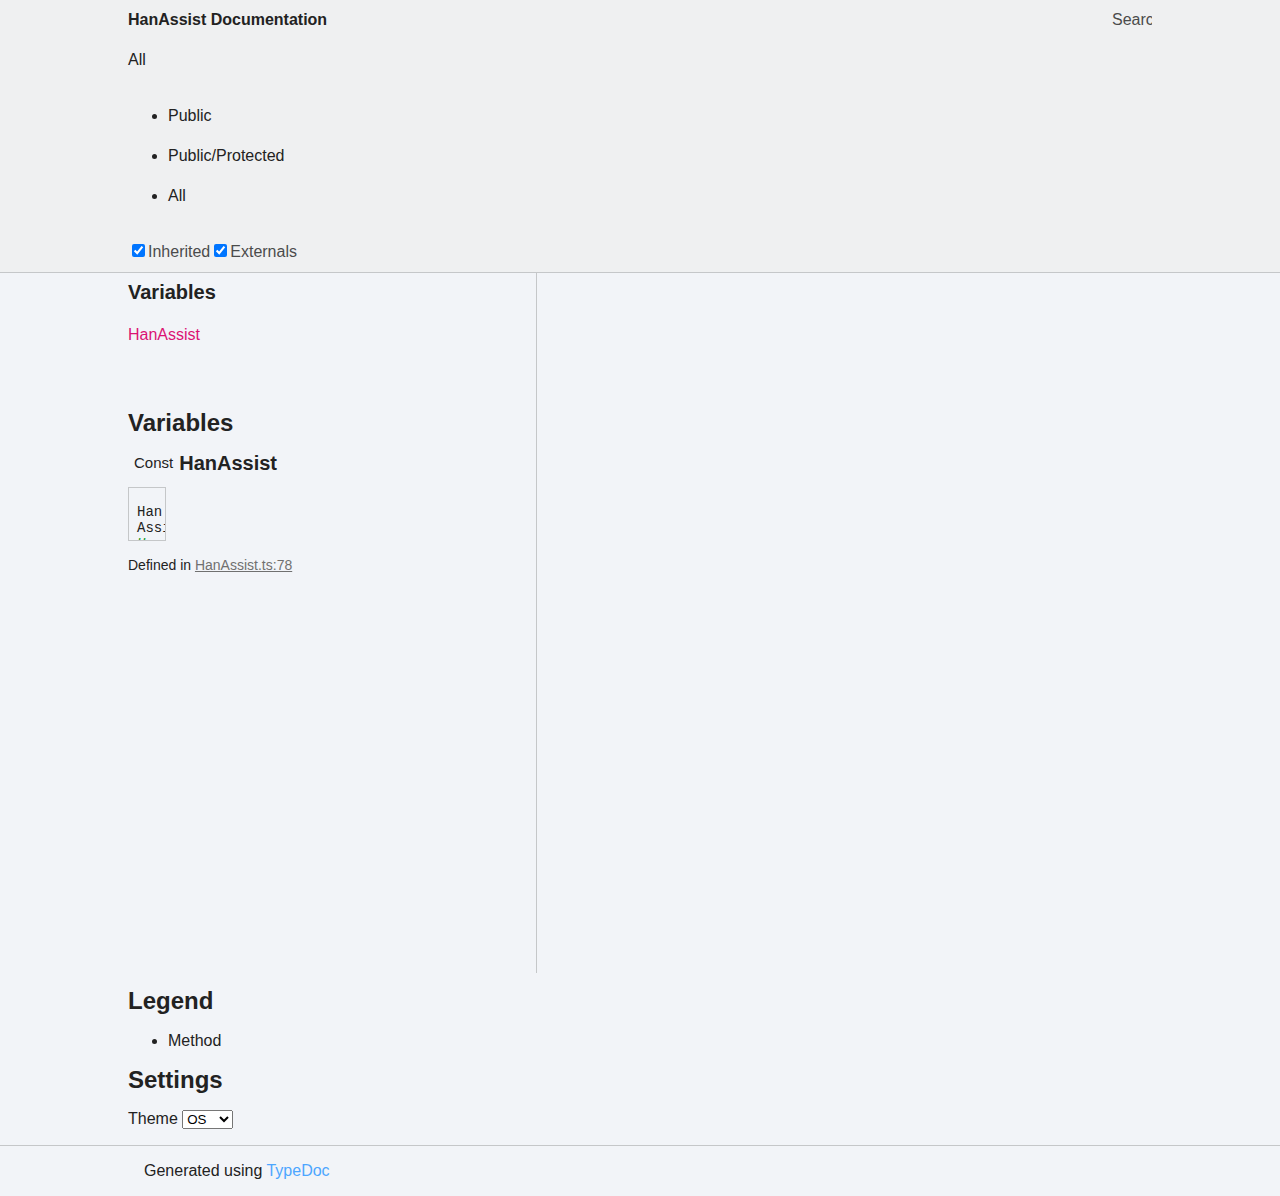
<file: index.html>
<!DOCTYPE html><html class="default"><head><meta charSet="utf-8"/><meta http-equiv="x-ua-compatible" content="IE=edge"/><title>HanAssist Documentation</title><meta name="description" content="Documentation for HanAssist Documentation"/><meta name="viewport" content="width=device-width, initial-scale=1"/><link rel="stylesheet" href="assets/style.css"/><link rel="stylesheet" href="assets/highlight.css"/><script async src="assets/search.js" id="search-script"></script></head><body><script>document.body.classList.add(localStorage.getItem("tsd-theme") || "os")</script><header><div class="tsd-page-toolbar"><div class="container"><div class="table-wrap"><div class="table-cell" id="tsd-search" data-base="."><div class="field"><label for="tsd-search-field" class="tsd-widget search no-caption">Search</label><input type="text" id="tsd-search-field"/></div><ul class="results"><li class="state loading">Preparing search index...</li><li class="state failure">The search index is not available</li></ul><a href="index.html" class="title">HanAssist Documentation</a></div><div class="table-cell" id="tsd-widgets"><div id="tsd-filter"><a href="#" class="tsd-widget options no-caption" data-toggle="options">Options</a><div class="tsd-filter-group"><div class="tsd-select" id="tsd-filter-visibility"><span class="tsd-select-label">All</span><ul class="tsd-select-list"><li data-value="public">Public</li><li data-value="protected">Public/Protected</li><li data-value="private" class="selected">All</li></ul></div> <input type="checkbox" id="tsd-filter-inherited" checked/><label class="tsd-widget" for="tsd-filter-inherited">Inherited</label><input type="checkbox" id="tsd-filter-externals" checked/><label class="tsd-widget" for="tsd-filter-externals">Externals</label></div></div><a href="#" class="tsd-widget menu no-caption" data-toggle="menu">Menu</a></div></div></div></div><div class="tsd-page-title"><div class="container"><h1>HanAssist Documentation </h1></div></div></header><div class="container container-main"><div class="row"><div class="col-8 col-content"><section class="tsd-panel-group tsd-index-group"><h2>Index</h2><section class="tsd-panel tsd-index-panel"><div class="tsd-index-content"><section class="tsd-index-section "><h3>Interfaces</h3><ul class="tsd-index-list"><li class="tsd-kind-interface"><a href="interfaces/HanAssistStatic.html" class="tsd-kind-icon">Han<wbr/>Assist<wbr/>Static</a></li></ul></section><section class="tsd-index-section "><h3>Variables</h3><ul class="tsd-index-list"><li class="tsd-kind-variable"><a href="index.html#HanAssist" class="tsd-kind-icon">Han<wbr/>Assist</a></li></ul></section></div></section></section><section class="tsd-panel-group tsd-member-group "><h2>Variables</h2><section class="tsd-panel tsd-member tsd-kind-variable"><a id="HanAssist" class="tsd-anchor"></a><h3 class="tsd-anchor-link"><span class="tsd-flag ts-flagConst">Const</span> Han<wbr/>Assist<a href="#HanAssist" aria-label="Permalink" class="tsd-anchor-icon"><svg xmlns="http://www.w3.org/2000/svg" class="icon icon-tabler icon-tabler-link" viewBox="0 0 24 24" stroke-width="2" stroke="currentColor" fill="none" stroke-linecap="round" stroke-linejoin="round"><path stroke="none" d="M0 0h24v24H0z" fill="none"></path><path d="M10 14a3.5 3.5 0 0 0 5 0l4 -4a3.5 3.5 0 0 0 -5 -5l-.5 .5"></path><path d="M14 10a3.5 3.5 0 0 0 -5 0l-4 4a3.5 3.5 0 0 0 5 5l.5 -.5"></path></svg></a></h3><div class="tsd-signature tsd-kind-icon">Han<wbr/>Assist<span class="tsd-signature-symbol">:</span> <a href="interfaces/HanAssistStatic.html" class="tsd-signature-type" data-tsd-kind="Interface">HanAssistStatic</a><span class="tsd-signature-symbol"> = ...</span></div><aside class="tsd-sources"><ul><li>Defined in <a href="https://github.com/diskdance/HanAssist/blob/bbdabec/lib/HanAssist.ts#L78">HanAssist.ts:78</a></li></ul></aside></section></section></div><div class="col-4 col-menu menu-sticky-wrap menu-highlight"><nav class="tsd-navigation primary"><ul><li class="current"><a href="index.html">Exports</a></li></ul></nav><nav class="tsd-navigation secondary menu-sticky"><ul><li class="tsd-kind-interface"><a href="interfaces/HanAssistStatic.html" class="tsd-kind-icon">Han<wbr/>Assist<wbr/>Static</a></li><li class="tsd-kind-variable"><a href="index.html#HanAssist" class="tsd-kind-icon">Han<wbr/>Assist</a></li></ul></nav></div></div></div><footer class="with-border-bottom"><div class="container"><h2>Legend</h2><div class="tsd-legend-group"><ul class="tsd-legend"><li class="tsd-kind-method tsd-parent-kind-interface"><span class="tsd-kind-icon">Method</span></li></ul></div><h2>Settings</h2><p>Theme <select id="theme"><option value="os">OS</option><option value="light">Light</option><option value="dark">Dark</option></select></p></div></footer><div class="container tsd-generator"><p>Generated using <a href="https://typedoc.org/" target="_blank">TypeDoc</a></p></div><div class="overlay"></div><script src="assets/main.js"></script></body></html>
</file>
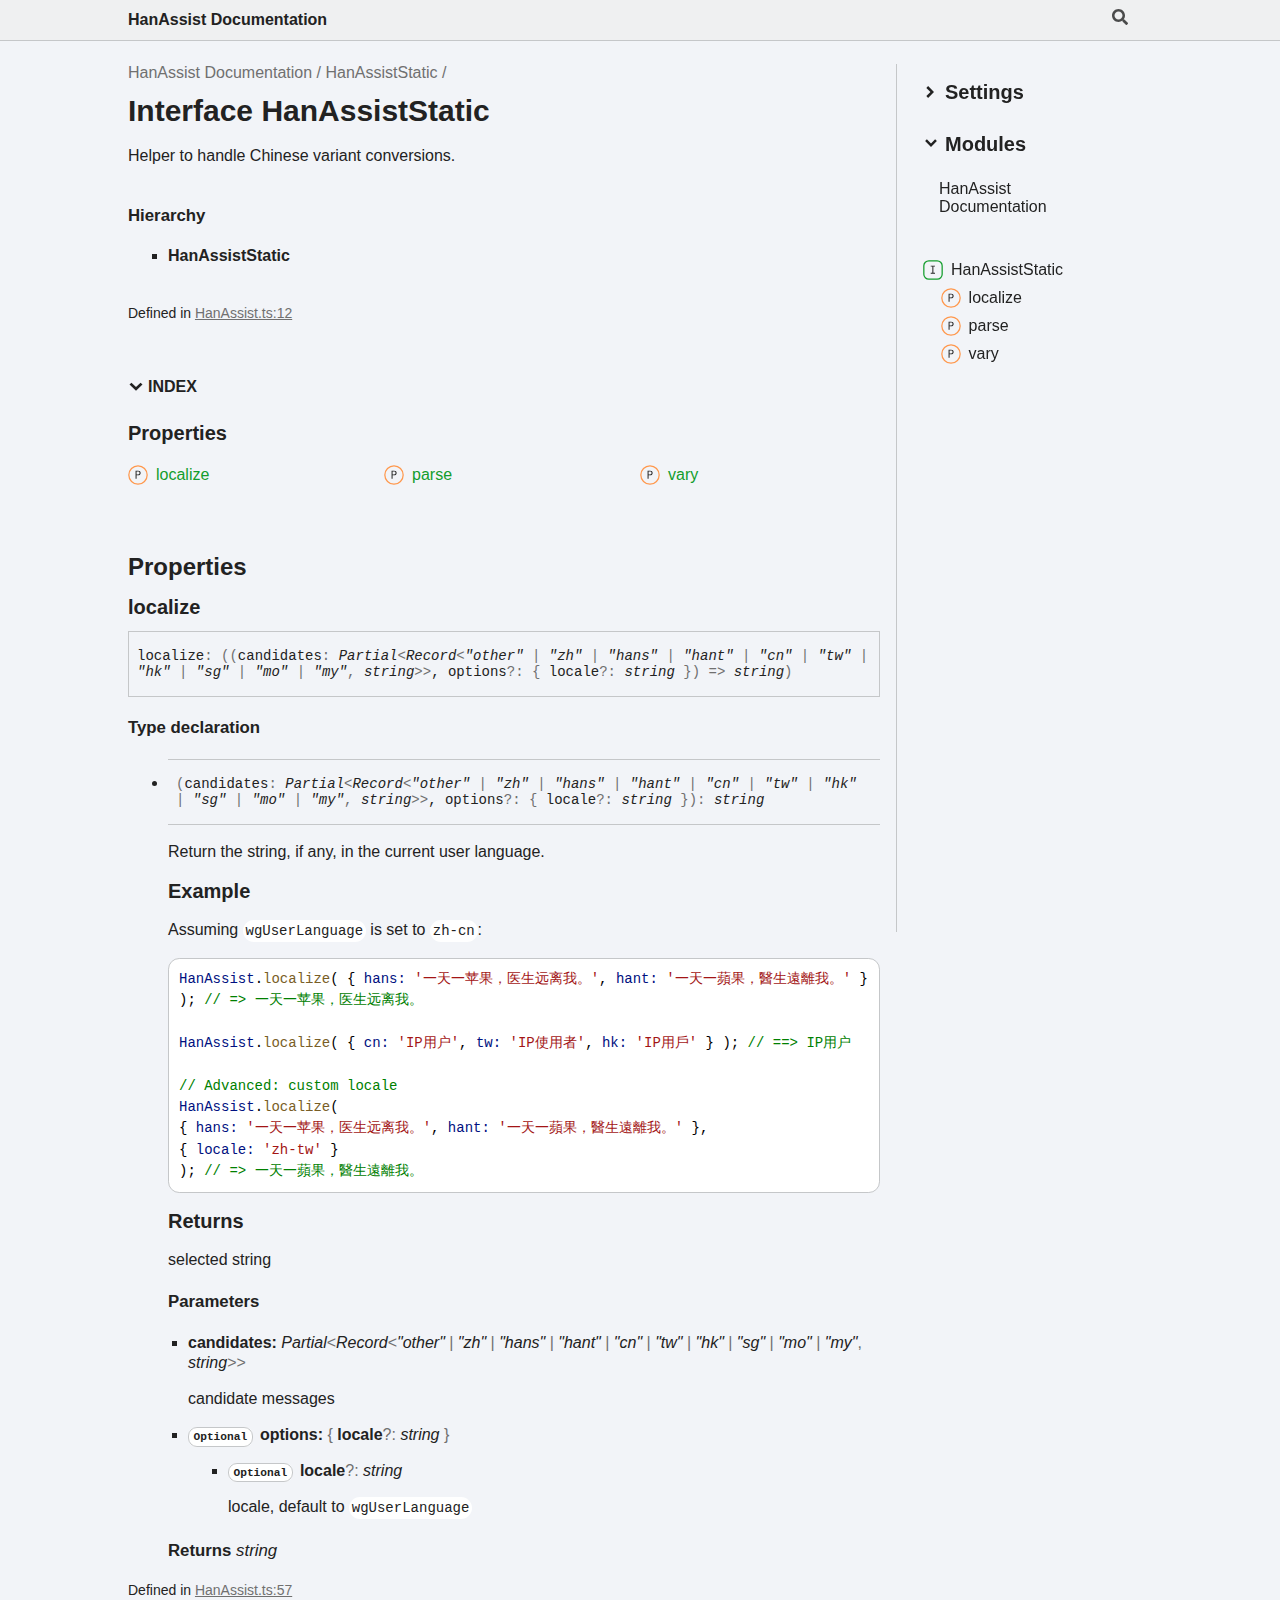
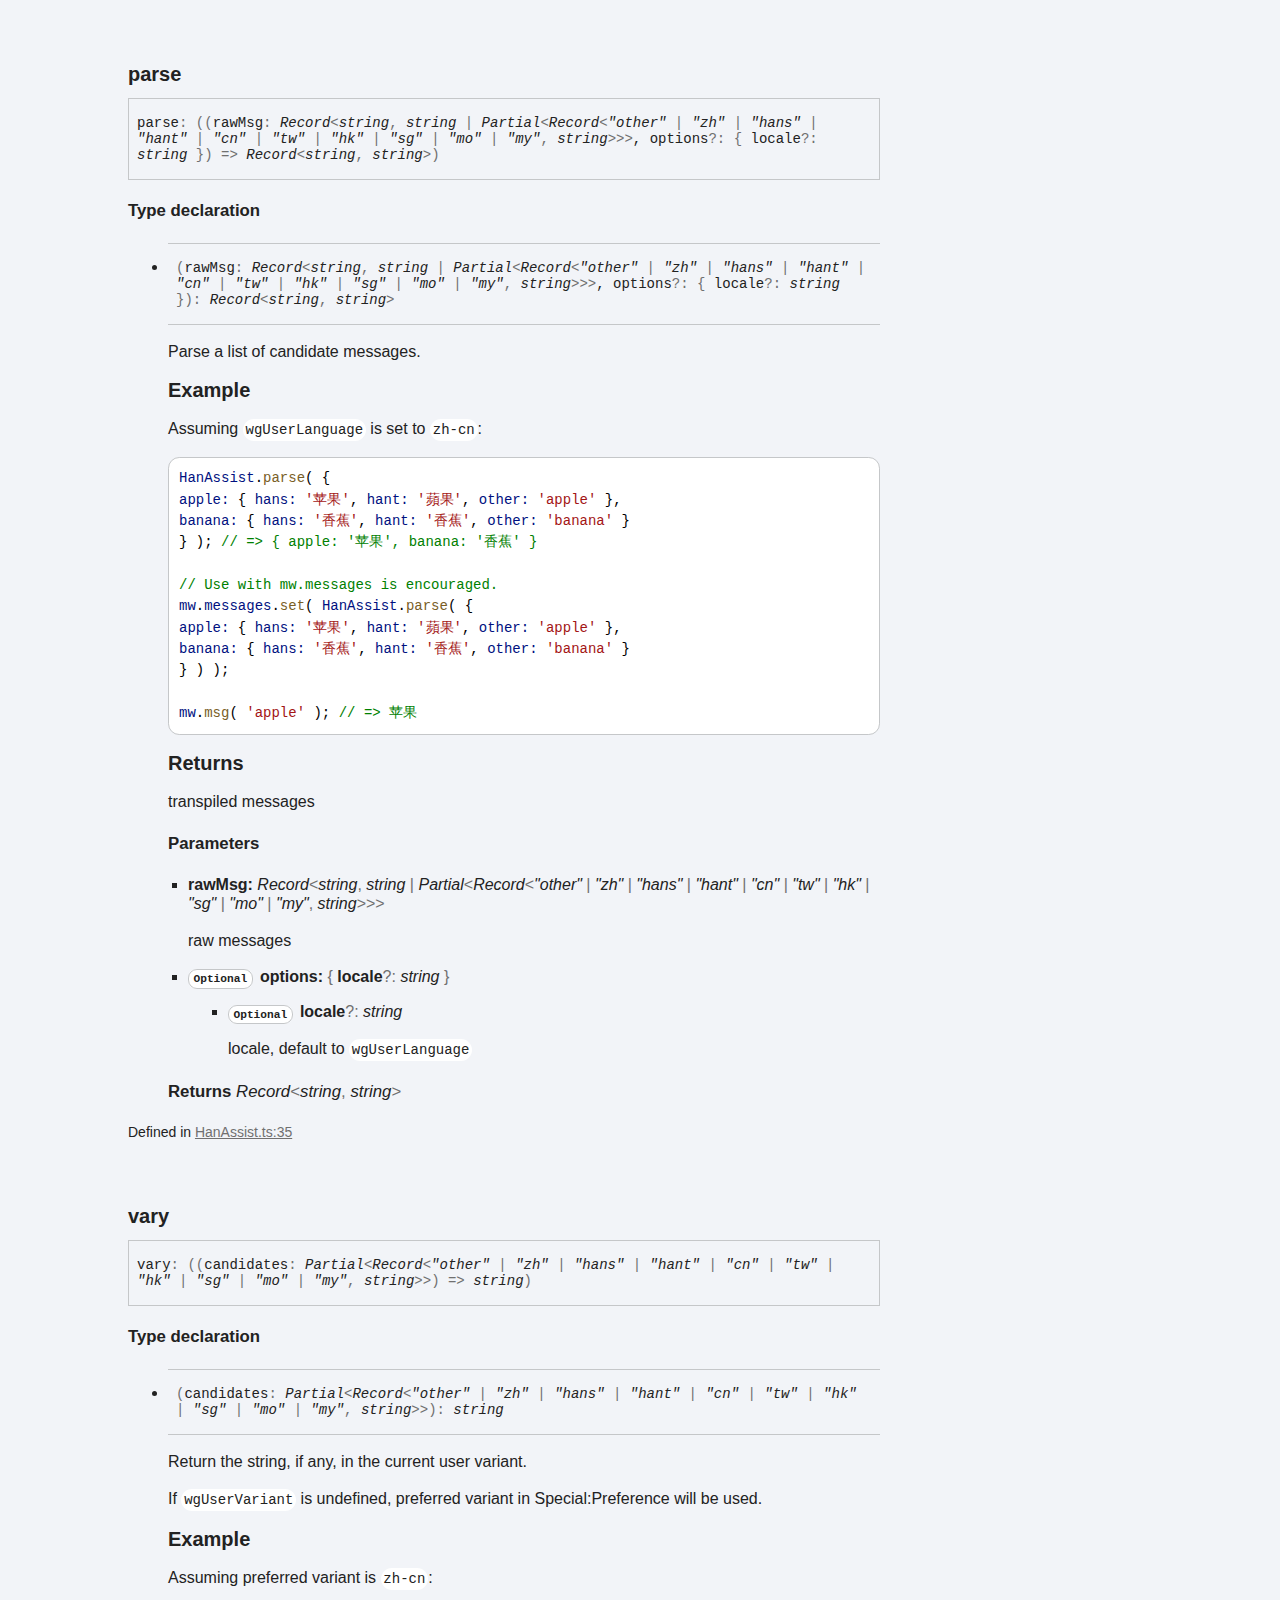
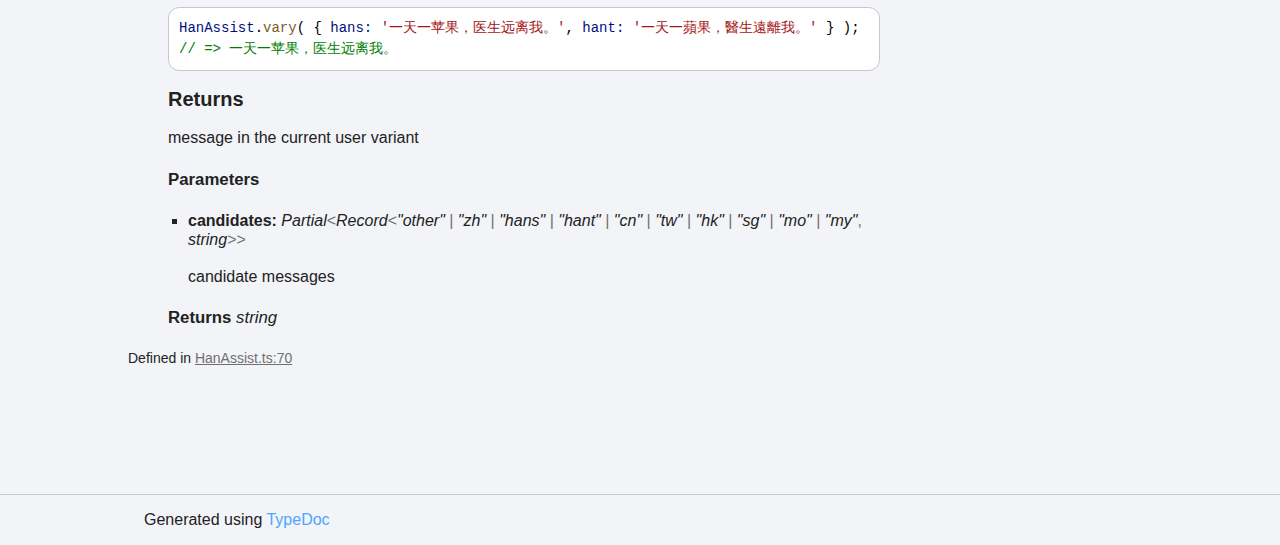
<file: interfaces/HanAssistStatic.html>
<!DOCTYPE html><html class="default" lang="en"><head><meta charSet="utf-8"/><meta http-equiv="x-ua-compatible" content="IE=edge"/><title>HanAssistStatic | HanAssist Documentation</title><meta name="description" content="Documentation for HanAssist Documentation"/><meta name="viewport" content="width=device-width, initial-scale=1"/><link rel="stylesheet" href="../assets/style.css"/><link rel="stylesheet" href="../assets/highlight.css"/><script async src="../assets/search.js" id="search-script"></script></head><body><script>document.documentElement.dataset.theme = localStorage.getItem("tsd-theme") || "os"</script><header class="tsd-page-toolbar">
<div class="tsd-toolbar-contents container">
<div class="table-cell" id="tsd-search" data-base="..">
<div class="field"><label for="tsd-search-field" class="tsd-widget search no-caption"><svg width="16" height="16" viewBox="0 0 16 16" fill="none"><path d="M15.7824 13.833L12.6666 10.7177C12.5259 10.5771 12.3353 10.499 12.1353 10.499H11.6259C12.4884 9.39596 13.001 8.00859 13.001 6.49937C13.001 2.90909 10.0914 0 6.50048 0C2.90959 0 0 2.90909 0 6.49937C0 10.0896 2.90959 12.9987 6.50048 12.9987C8.00996 12.9987 9.39756 12.4863 10.5008 11.6239V12.1332C10.5008 12.3332 10.5789 12.5238 10.7195 12.6644L13.8354 15.7797C14.1292 16.0734 14.6042 16.0734 14.8948 15.7797L15.7793 14.8954C16.0731 14.6017 16.0731 14.1267 15.7824 13.833ZM6.50048 10.499C4.29094 10.499 2.50018 8.71165 2.50018 6.49937C2.50018 4.29021 4.28781 2.49976 6.50048 2.49976C8.71001 2.49976 10.5008 4.28708 10.5008 6.49937C10.5008 8.70852 8.71314 10.499 6.50048 10.499Z" fill="var(--color-text)"></path></svg></label><input type="text" id="tsd-search-field" aria-label="Search"/></div>
<ul class="results">
<li class="state loading">Preparing search index...</li>
<li class="state failure">The search index is not available</li></ul><a href="../index.html" class="title">HanAssist Documentation</a></div>
<div class="table-cell" id="tsd-widgets"><a href="#" class="tsd-widget menu no-caption" data-toggle="menu" aria-label="Menu"><svg width="16" height="16" viewBox="0 0 16 16" fill="none"><rect x="1" y="3" width="14" height="2" fill="var(--color-text)"></rect><rect x="1" y="7" width="14" height="2" fill="var(--color-text)"></rect><rect x="1" y="11" width="14" height="2" fill="var(--color-text)"></rect></svg></a></div></div></header>
<div class="container container-main">
<div class="col-8 col-content">
<div class="tsd-page-title">
<ul class="tsd-breadcrumb">
<li><a href="../index.html">HanAssist Documentation</a></li>
<li><a href="HanAssistStatic.html">HanAssistStatic</a></li></ul>
<h1>Interface HanAssistStatic</h1></div>
<section class="tsd-panel tsd-comment">
<div class="tsd-comment tsd-typography"><p>Helper to handle Chinese variant conversions.</p>
</div></section>
<section class="tsd-panel tsd-hierarchy">
<h4>Hierarchy</h4>
<ul class="tsd-hierarchy">
<li><span class="target">HanAssistStatic</span></li></ul></section><aside class="tsd-sources">
<ul>
<li>Defined in <a href="https://github.com/diskdance/HanAssist/blob/091b0f2/lib/HanAssist.ts#L12">HanAssist.ts:12</a></li></ul></aside>
<section class="tsd-panel-group tsd-index-group">
<section class="tsd-panel tsd-index-panel">
<details class="tsd-index-content tsd-index-accordion" open><summary class="tsd-accordion-summary tsd-index-summary">
<h5 class="tsd-index-heading uppercase" role="button" aria-expanded="false" tabIndex=0><svg width="16" height="16" viewBox="0 0 16 16" fill="none"><path d="M1.5 5.50969L8 11.6609L14.5 5.50969L12.5466 3.66086L8 7.96494L3.45341 3.66086L1.5 5.50969Z" fill="var(--color-text)"></path></svg> Index</h5></summary>
<div class="tsd-accordion-details">
<section class="tsd-index-section">
<h3 class="tsd-index-heading">Properties</h3>
<div class="tsd-index-list"><a href="HanAssistStatic.html#localize" class="tsd-index-link tsd-kind-property tsd-parent-kind-interface"><svg class="tsd-kind-icon" width="24" height="24" viewBox="0 0 24 24"><rect fill="var(--color-icon-background)" stroke="#FF984D" stroke-width="1.5" x="1" y="1" width="22" height="22" rx="12" id="icon-1024-path"></rect><path d="M9.354 16V7.24H12.174C12.99 7.24 13.638 7.476 14.118 7.948C14.606 8.412 14.85 9.036 14.85 9.82C14.85 10.604 14.606 11.232 14.118 11.704C13.638 12.168 12.99 12.4 12.174 12.4H10.434V16H9.354ZM10.434 11.428H12.174C12.646 11.428 13.022 11.284 13.302 10.996C13.59 10.7 13.734 10.308 13.734 9.82C13.734 9.324 13.59 8.932 13.302 8.644C13.022 8.356 12.646 8.212 12.174 8.212H10.434V11.428Z" fill="var(--color-text)" id="icon-1024-text"></path></svg><span>localize</span></a>
<a href="HanAssistStatic.html#parse" class="tsd-index-link tsd-kind-property tsd-parent-kind-interface"><svg class="tsd-kind-icon" width="24" height="24" viewBox="0 0 24 24"><use href="#icon-1024-path"></use><use href="#icon-1024-text"></use></svg><span>parse</span></a>
<a href="HanAssistStatic.html#vary" class="tsd-index-link tsd-kind-property tsd-parent-kind-interface"><svg class="tsd-kind-icon" width="24" height="24" viewBox="0 0 24 24"><use href="#icon-1024-path"></use><use href="#icon-1024-text"></use></svg><span>vary</span></a>
</div></section></div></details></section></section>
<section class="tsd-panel-group tsd-member-group">
<h2>Properties</h2>
<section class="tsd-panel tsd-member tsd-kind-property tsd-parent-kind-interface"><a id="localize" class="tsd-anchor"></a>
<h3 class="tsd-anchor-link"><span>localize</span><a href="#localize" aria-label="Permalink" class="tsd-anchor-icon"><svg class="icon icon-tabler icon-tabler-link" viewBox="0 0 24 24" stroke-width="2" stroke="currentColor" fill="none" stroke-linecap="round" stroke-linejoin="round"><path stroke="none" d="M0 0h24v24H0z" fill="none" id="icon-anchor-a"></path><path d="M10 14a3.5 3.5 0 0 0 5 0l4 -4a3.5 3.5 0 0 0 -5 -5l-.5 .5" id="icon-anchor-b"></path><path d="M14 10a3.5 3.5 0 0 0 -5 0l-4 4a3.5 3.5 0 0 0 5 5l.5 -.5" id="icon-anchor-c"></path></svg></a></h3>
<div class="tsd-signature">localize<span class="tsd-signature-symbol">:</span> <span class="tsd-signature-symbol">(</span><span class="tsd-signature-symbol">(</span>candidates<span class="tsd-signature-symbol">: </span><span class="tsd-signature-type">Partial</span><span class="tsd-signature-symbol">&lt;</span><span class="tsd-signature-type">Record</span><span class="tsd-signature-symbol">&lt;</span><span class="tsd-signature-type">&quot;other&quot;</span><span class="tsd-signature-symbol"> | </span><span class="tsd-signature-type">&quot;zh&quot;</span><span class="tsd-signature-symbol"> | </span><span class="tsd-signature-type">&quot;hans&quot;</span><span class="tsd-signature-symbol"> | </span><span class="tsd-signature-type">&quot;hant&quot;</span><span class="tsd-signature-symbol"> | </span><span class="tsd-signature-type">&quot;cn&quot;</span><span class="tsd-signature-symbol"> | </span><span class="tsd-signature-type">&quot;tw&quot;</span><span class="tsd-signature-symbol"> | </span><span class="tsd-signature-type">&quot;hk&quot;</span><span class="tsd-signature-symbol"> | </span><span class="tsd-signature-type">&quot;sg&quot;</span><span class="tsd-signature-symbol"> | </span><span class="tsd-signature-type">&quot;mo&quot;</span><span class="tsd-signature-symbol"> | </span><span class="tsd-signature-type">&quot;my&quot;</span><span class="tsd-signature-symbol">, </span><span class="tsd-signature-type">string</span><span class="tsd-signature-symbol">&gt;</span><span class="tsd-signature-symbol">&gt;</span>, options<span class="tsd-signature-symbol">?: </span><span class="tsd-signature-symbol">{ </span>locale<span class="tsd-signature-symbol">?: </span><span class="tsd-signature-type">string</span><span class="tsd-signature-symbol"> }</span><span class="tsd-signature-symbol">)</span><span class="tsd-signature-symbol"> =&gt; </span><span class="tsd-signature-type">string</span><span class="tsd-signature-symbol">)</span></div>
<div class="tsd-type-declaration">
<h4>Type declaration</h4>
<ul class="tsd-parameters">
<li class="tsd-parameter-signature">
<ul class="tsd-signatures tsd-kind-type-literal tsd-parent-kind-interface">
<li class="tsd-signature" id="__type.__type-1"><span class="tsd-signature-symbol">(</span>candidates<span class="tsd-signature-symbol">: </span><span class="tsd-signature-type">Partial</span><span class="tsd-signature-symbol">&lt;</span><span class="tsd-signature-type">Record</span><span class="tsd-signature-symbol">&lt;</span><span class="tsd-signature-type">&quot;other&quot;</span><span class="tsd-signature-symbol"> | </span><span class="tsd-signature-type">&quot;zh&quot;</span><span class="tsd-signature-symbol"> | </span><span class="tsd-signature-type">&quot;hans&quot;</span><span class="tsd-signature-symbol"> | </span><span class="tsd-signature-type">&quot;hant&quot;</span><span class="tsd-signature-symbol"> | </span><span class="tsd-signature-type">&quot;cn&quot;</span><span class="tsd-signature-symbol"> | </span><span class="tsd-signature-type">&quot;tw&quot;</span><span class="tsd-signature-symbol"> | </span><span class="tsd-signature-type">&quot;hk&quot;</span><span class="tsd-signature-symbol"> | </span><span class="tsd-signature-type">&quot;sg&quot;</span><span class="tsd-signature-symbol"> | </span><span class="tsd-signature-type">&quot;mo&quot;</span><span class="tsd-signature-symbol"> | </span><span class="tsd-signature-type">&quot;my&quot;</span><span class="tsd-signature-symbol">, </span><span class="tsd-signature-type">string</span><span class="tsd-signature-symbol">&gt;</span><span class="tsd-signature-symbol">&gt;</span>, options<span class="tsd-signature-symbol">?: </span><span class="tsd-signature-symbol">{ </span>locale<span class="tsd-signature-symbol">?: </span><span class="tsd-signature-type">string</span><span class="tsd-signature-symbol"> }</span><span class="tsd-signature-symbol">)</span><span class="tsd-signature-symbol">: </span><span class="tsd-signature-type">string</span></li>
<li class="tsd-description">
<div class="tsd-comment tsd-typography"><p>Return the string, if any, in the current user language.</p>

<h3>Example</h3><p>Assuming <code>wgUserLanguage</code> is set to <code>zh-cn</code>:</p>
<pre><code><span class="hl-0">HanAssist</span><span class="hl-1">.</span><span class="hl-2">localize</span><span class="hl-1">( { </span><span class="hl-0">hans:</span><span class="hl-1"> </span><span class="hl-3">&#39;一天一苹果，医生远离我。&#39;</span><span class="hl-1">, </span><span class="hl-0">hant:</span><span class="hl-1"> </span><span class="hl-3">&#39;一天一蘋果，醫生遠離我。&#39;</span><span class="hl-1"> } ); </span><span class="hl-4">// =&gt; 一天一苹果，医生远离我。</span><br/><br/><span class="hl-0">HanAssist</span><span class="hl-1">.</span><span class="hl-2">localize</span><span class="hl-1">( { </span><span class="hl-0">cn:</span><span class="hl-1"> </span><span class="hl-3">&#39;IP用户&#39;</span><span class="hl-1">, </span><span class="hl-0">tw:</span><span class="hl-1"> </span><span class="hl-3">&#39;IP使用者&#39;</span><span class="hl-1">, </span><span class="hl-0">hk:</span><span class="hl-1"> </span><span class="hl-3">&#39;IP用戶&#39;</span><span class="hl-1"> } ); </span><span class="hl-4">// ==&gt; IP用户</span><br/><br/><span class="hl-4">// Advanced: custom locale</span><br/><span class="hl-0">HanAssist</span><span class="hl-1">.</span><span class="hl-2">localize</span><span class="hl-1">(</span><br/><span class="hl-1">{ </span><span class="hl-0">hans:</span><span class="hl-1"> </span><span class="hl-3">&#39;一天一苹果，医生远离我。&#39;</span><span class="hl-1">, </span><span class="hl-0">hant:</span><span class="hl-1"> </span><span class="hl-3">&#39;一天一蘋果，醫生遠離我。&#39;</span><span class="hl-1"> },</span><br/><span class="hl-1">{ </span><span class="hl-0">locale:</span><span class="hl-1"> </span><span class="hl-3">&#39;zh-tw&#39;</span><span class="hl-1"> }</span><br/><span class="hl-1">); </span><span class="hl-4">// =&gt; 一天一蘋果，醫生遠離我。</span>
</code></pre>

<h3>Returns</h3><p>selected string</p>
</div>
<div class="tsd-parameters">
<h4 class="tsd-parameters-title">Parameters</h4>
<ul class="tsd-parameter-list">
<li>
<h5>candidates: <span class="tsd-signature-type">Partial</span><span class="tsd-signature-symbol">&lt;</span><span class="tsd-signature-type">Record</span><span class="tsd-signature-symbol">&lt;</span><span class="tsd-signature-type">&quot;other&quot;</span><span class="tsd-signature-symbol"> | </span><span class="tsd-signature-type">&quot;zh&quot;</span><span class="tsd-signature-symbol"> | </span><span class="tsd-signature-type">&quot;hans&quot;</span><span class="tsd-signature-symbol"> | </span><span class="tsd-signature-type">&quot;hant&quot;</span><span class="tsd-signature-symbol"> | </span><span class="tsd-signature-type">&quot;cn&quot;</span><span class="tsd-signature-symbol"> | </span><span class="tsd-signature-type">&quot;tw&quot;</span><span class="tsd-signature-symbol"> | </span><span class="tsd-signature-type">&quot;hk&quot;</span><span class="tsd-signature-symbol"> | </span><span class="tsd-signature-type">&quot;sg&quot;</span><span class="tsd-signature-symbol"> | </span><span class="tsd-signature-type">&quot;mo&quot;</span><span class="tsd-signature-symbol"> | </span><span class="tsd-signature-type">&quot;my&quot;</span><span class="tsd-signature-symbol">, </span><span class="tsd-signature-type">string</span><span class="tsd-signature-symbol">&gt;</span><span class="tsd-signature-symbol">&gt;</span></h5>
<div class="tsd-comment tsd-typography"><p>candidate messages</p>
</div></li>
<li>
<h5><code class="tsd-tag ts-flagOptional">Optional</code> options: <span class="tsd-signature-symbol">{ </span>locale<span class="tsd-signature-symbol">?: </span><span class="tsd-signature-type">string</span><span class="tsd-signature-symbol"> }</span></h5>
<ul class="tsd-parameters">
<li class="tsd-parameter">
<h5><code class="tsd-tag ts-flagOptional">Optional</code> locale<span class="tsd-signature-symbol">?: </span><span class="tsd-signature-type">string</span></h5>
<div class="tsd-comment tsd-typography"><p>locale, default to <code>wgUserLanguage</code></p>
</div></li></ul></li></ul></div>
<h4 class="tsd-returns-title">Returns <span class="tsd-signature-type">string</span></h4></li></ul></li></ul></div><aside class="tsd-sources">
<ul>
<li>Defined in <a href="https://github.com/diskdance/HanAssist/blob/091b0f2/lib/HanAssist.ts#L57">HanAssist.ts:57</a></li></ul></aside></section>
<section class="tsd-panel tsd-member tsd-kind-property tsd-parent-kind-interface"><a id="parse" class="tsd-anchor"></a>
<h3 class="tsd-anchor-link"><span>parse</span><a href="#parse" aria-label="Permalink" class="tsd-anchor-icon"><svg class="icon icon-tabler icon-tabler-link" viewBox="0 0 24 24" stroke-width="2" stroke="currentColor" fill="none" stroke-linecap="round" stroke-linejoin="round"><use href="#icon-anchor-a"></use><use href="#icon-anchor-b"></use><use href="#icon-anchor-c"></use></svg></a></h3>
<div class="tsd-signature">parse<span class="tsd-signature-symbol">:</span> <span class="tsd-signature-symbol">(</span><span class="tsd-signature-symbol">(</span>rawMsg<span class="tsd-signature-symbol">: </span><span class="tsd-signature-type">Record</span><span class="tsd-signature-symbol">&lt;</span><span class="tsd-signature-type">string</span><span class="tsd-signature-symbol">, </span><span class="tsd-signature-type">string</span><span class="tsd-signature-symbol"> | </span><span class="tsd-signature-type">Partial</span><span class="tsd-signature-symbol">&lt;</span><span class="tsd-signature-type">Record</span><span class="tsd-signature-symbol">&lt;</span><span class="tsd-signature-type">&quot;other&quot;</span><span class="tsd-signature-symbol"> | </span><span class="tsd-signature-type">&quot;zh&quot;</span><span class="tsd-signature-symbol"> | </span><span class="tsd-signature-type">&quot;hans&quot;</span><span class="tsd-signature-symbol"> | </span><span class="tsd-signature-type">&quot;hant&quot;</span><span class="tsd-signature-symbol"> | </span><span class="tsd-signature-type">&quot;cn&quot;</span><span class="tsd-signature-symbol"> | </span><span class="tsd-signature-type">&quot;tw&quot;</span><span class="tsd-signature-symbol"> | </span><span class="tsd-signature-type">&quot;hk&quot;</span><span class="tsd-signature-symbol"> | </span><span class="tsd-signature-type">&quot;sg&quot;</span><span class="tsd-signature-symbol"> | </span><span class="tsd-signature-type">&quot;mo&quot;</span><span class="tsd-signature-symbol"> | </span><span class="tsd-signature-type">&quot;my&quot;</span><span class="tsd-signature-symbol">, </span><span class="tsd-signature-type">string</span><span class="tsd-signature-symbol">&gt;</span><span class="tsd-signature-symbol">&gt;</span><span class="tsd-signature-symbol">&gt;</span>, options<span class="tsd-signature-symbol">?: </span><span class="tsd-signature-symbol">{ </span>locale<span class="tsd-signature-symbol">?: </span><span class="tsd-signature-type">string</span><span class="tsd-signature-symbol"> }</span><span class="tsd-signature-symbol">)</span><span class="tsd-signature-symbol"> =&gt; </span><span class="tsd-signature-type">Record</span><span class="tsd-signature-symbol">&lt;</span><span class="tsd-signature-type">string</span><span class="tsd-signature-symbol">, </span><span class="tsd-signature-type">string</span><span class="tsd-signature-symbol">&gt;</span><span class="tsd-signature-symbol">)</span></div>
<div class="tsd-type-declaration">
<h4>Type declaration</h4>
<ul class="tsd-parameters">
<li class="tsd-parameter-signature">
<ul class="tsd-signatures tsd-kind-type-literal tsd-parent-kind-interface">
<li class="tsd-signature" id="__type-2.__type-3"><span class="tsd-signature-symbol">(</span>rawMsg<span class="tsd-signature-symbol">: </span><span class="tsd-signature-type">Record</span><span class="tsd-signature-symbol">&lt;</span><span class="tsd-signature-type">string</span><span class="tsd-signature-symbol">, </span><span class="tsd-signature-type">string</span><span class="tsd-signature-symbol"> | </span><span class="tsd-signature-type">Partial</span><span class="tsd-signature-symbol">&lt;</span><span class="tsd-signature-type">Record</span><span class="tsd-signature-symbol">&lt;</span><span class="tsd-signature-type">&quot;other&quot;</span><span class="tsd-signature-symbol"> | </span><span class="tsd-signature-type">&quot;zh&quot;</span><span class="tsd-signature-symbol"> | </span><span class="tsd-signature-type">&quot;hans&quot;</span><span class="tsd-signature-symbol"> | </span><span class="tsd-signature-type">&quot;hant&quot;</span><span class="tsd-signature-symbol"> | </span><span class="tsd-signature-type">&quot;cn&quot;</span><span class="tsd-signature-symbol"> | </span><span class="tsd-signature-type">&quot;tw&quot;</span><span class="tsd-signature-symbol"> | </span><span class="tsd-signature-type">&quot;hk&quot;</span><span class="tsd-signature-symbol"> | </span><span class="tsd-signature-type">&quot;sg&quot;</span><span class="tsd-signature-symbol"> | </span><span class="tsd-signature-type">&quot;mo&quot;</span><span class="tsd-signature-symbol"> | </span><span class="tsd-signature-type">&quot;my&quot;</span><span class="tsd-signature-symbol">, </span><span class="tsd-signature-type">string</span><span class="tsd-signature-symbol">&gt;</span><span class="tsd-signature-symbol">&gt;</span><span class="tsd-signature-symbol">&gt;</span>, options<span class="tsd-signature-symbol">?: </span><span class="tsd-signature-symbol">{ </span>locale<span class="tsd-signature-symbol">?: </span><span class="tsd-signature-type">string</span><span class="tsd-signature-symbol"> }</span><span class="tsd-signature-symbol">)</span><span class="tsd-signature-symbol">: </span><span class="tsd-signature-type">Record</span><span class="tsd-signature-symbol">&lt;</span><span class="tsd-signature-type">string</span><span class="tsd-signature-symbol">, </span><span class="tsd-signature-type">string</span><span class="tsd-signature-symbol">&gt;</span></li>
<li class="tsd-description">
<div class="tsd-comment tsd-typography"><p>Parse a list of candidate messages.</p>

<h3>Example</h3><p>Assuming <code>wgUserLanguage</code> is set to <code>zh-cn</code>:</p>
<pre><code><span class="hl-0">HanAssist</span><span class="hl-1">.</span><span class="hl-2">parse</span><span class="hl-1">( {</span><br/><span class="hl-0">apple:</span><span class="hl-1"> { </span><span class="hl-0">hans:</span><span class="hl-1"> </span><span class="hl-3">&#39;苹果&#39;</span><span class="hl-1">, </span><span class="hl-0">hant:</span><span class="hl-1"> </span><span class="hl-3">&#39;蘋果&#39;</span><span class="hl-1">, </span><span class="hl-0">other:</span><span class="hl-1"> </span><span class="hl-3">&#39;apple&#39;</span><span class="hl-1"> },</span><br/><span class="hl-0">banana:</span><span class="hl-1"> { </span><span class="hl-0">hans:</span><span class="hl-1"> </span><span class="hl-3">&#39;香蕉&#39;</span><span class="hl-1">, </span><span class="hl-0">hant:</span><span class="hl-1"> </span><span class="hl-3">&#39;香蕉&#39;</span><span class="hl-1">, </span><span class="hl-0">other:</span><span class="hl-1"> </span><span class="hl-3">&#39;banana&#39;</span><span class="hl-1"> }</span><br/><span class="hl-1">} ); </span><span class="hl-4">// =&gt; { apple: &#39;苹果&#39;, banana: &#39;香蕉&#39; }</span><br/><br/><span class="hl-4">// Use with mw.messages is encouraged.</span><br/><span class="hl-0">mw</span><span class="hl-1">.</span><span class="hl-0">messages</span><span class="hl-1">.</span><span class="hl-2">set</span><span class="hl-1">( </span><span class="hl-0">HanAssist</span><span class="hl-1">.</span><span class="hl-2">parse</span><span class="hl-1">( {</span><br/><span class="hl-0">apple:</span><span class="hl-1"> { </span><span class="hl-0">hans:</span><span class="hl-1"> </span><span class="hl-3">&#39;苹果&#39;</span><span class="hl-1">, </span><span class="hl-0">hant:</span><span class="hl-1"> </span><span class="hl-3">&#39;蘋果&#39;</span><span class="hl-1">, </span><span class="hl-0">other:</span><span class="hl-1"> </span><span class="hl-3">&#39;apple&#39;</span><span class="hl-1"> },</span><br/><span class="hl-0">banana:</span><span class="hl-1"> { </span><span class="hl-0">hans:</span><span class="hl-1"> </span><span class="hl-3">&#39;香蕉&#39;</span><span class="hl-1">, </span><span class="hl-0">hant:</span><span class="hl-1"> </span><span class="hl-3">&#39;香蕉&#39;</span><span class="hl-1">, </span><span class="hl-0">other:</span><span class="hl-1"> </span><span class="hl-3">&#39;banana&#39;</span><span class="hl-1"> }</span><br/><span class="hl-1">} ) );</span><br/><br/><span class="hl-0">mw</span><span class="hl-1">.</span><span class="hl-2">msg</span><span class="hl-1">( </span><span class="hl-3">&#39;apple&#39;</span><span class="hl-1"> ); </span><span class="hl-4">// =&gt; 苹果</span>
</code></pre>

<h3>Returns</h3><p>transpiled messages</p>
</div>
<div class="tsd-parameters">
<h4 class="tsd-parameters-title">Parameters</h4>
<ul class="tsd-parameter-list">
<li>
<h5>rawMsg: <span class="tsd-signature-type">Record</span><span class="tsd-signature-symbol">&lt;</span><span class="tsd-signature-type">string</span><span class="tsd-signature-symbol">, </span><span class="tsd-signature-type">string</span><span class="tsd-signature-symbol"> | </span><span class="tsd-signature-type">Partial</span><span class="tsd-signature-symbol">&lt;</span><span class="tsd-signature-type">Record</span><span class="tsd-signature-symbol">&lt;</span><span class="tsd-signature-type">&quot;other&quot;</span><span class="tsd-signature-symbol"> | </span><span class="tsd-signature-type">&quot;zh&quot;</span><span class="tsd-signature-symbol"> | </span><span class="tsd-signature-type">&quot;hans&quot;</span><span class="tsd-signature-symbol"> | </span><span class="tsd-signature-type">&quot;hant&quot;</span><span class="tsd-signature-symbol"> | </span><span class="tsd-signature-type">&quot;cn&quot;</span><span class="tsd-signature-symbol"> | </span><span class="tsd-signature-type">&quot;tw&quot;</span><span class="tsd-signature-symbol"> | </span><span class="tsd-signature-type">&quot;hk&quot;</span><span class="tsd-signature-symbol"> | </span><span class="tsd-signature-type">&quot;sg&quot;</span><span class="tsd-signature-symbol"> | </span><span class="tsd-signature-type">&quot;mo&quot;</span><span class="tsd-signature-symbol"> | </span><span class="tsd-signature-type">&quot;my&quot;</span><span class="tsd-signature-symbol">, </span><span class="tsd-signature-type">string</span><span class="tsd-signature-symbol">&gt;</span><span class="tsd-signature-symbol">&gt;</span><span class="tsd-signature-symbol">&gt;</span></h5>
<div class="tsd-comment tsd-typography"><p>raw messages</p>
</div></li>
<li>
<h5><code class="tsd-tag ts-flagOptional">Optional</code> options: <span class="tsd-signature-symbol">{ </span>locale<span class="tsd-signature-symbol">?: </span><span class="tsd-signature-type">string</span><span class="tsd-signature-symbol"> }</span></h5>
<ul class="tsd-parameters">
<li class="tsd-parameter">
<h5><code class="tsd-tag ts-flagOptional">Optional</code> locale<span class="tsd-signature-symbol">?: </span><span class="tsd-signature-type">string</span></h5>
<div class="tsd-comment tsd-typography"><p>locale, default to <code>wgUserLanguage</code></p>
</div></li></ul></li></ul></div>
<h4 class="tsd-returns-title">Returns <span class="tsd-signature-type">Record</span><span class="tsd-signature-symbol">&lt;</span><span class="tsd-signature-type">string</span><span class="tsd-signature-symbol">, </span><span class="tsd-signature-type">string</span><span class="tsd-signature-symbol">&gt;</span></h4></li></ul></li></ul></div><aside class="tsd-sources">
<ul>
<li>Defined in <a href="https://github.com/diskdance/HanAssist/blob/091b0f2/lib/HanAssist.ts#L35">HanAssist.ts:35</a></li></ul></aside></section>
<section class="tsd-panel tsd-member tsd-kind-property tsd-parent-kind-interface"><a id="vary" class="tsd-anchor"></a>
<h3 class="tsd-anchor-link"><span>vary</span><a href="#vary" aria-label="Permalink" class="tsd-anchor-icon"><svg class="icon icon-tabler icon-tabler-link" viewBox="0 0 24 24" stroke-width="2" stroke="currentColor" fill="none" stroke-linecap="round" stroke-linejoin="round"><use href="#icon-anchor-a"></use><use href="#icon-anchor-b"></use><use href="#icon-anchor-c"></use></svg></a></h3>
<div class="tsd-signature">vary<span class="tsd-signature-symbol">:</span> <span class="tsd-signature-symbol">(</span><span class="tsd-signature-symbol">(</span>candidates<span class="tsd-signature-symbol">: </span><span class="tsd-signature-type">Partial</span><span class="tsd-signature-symbol">&lt;</span><span class="tsd-signature-type">Record</span><span class="tsd-signature-symbol">&lt;</span><span class="tsd-signature-type">&quot;other&quot;</span><span class="tsd-signature-symbol"> | </span><span class="tsd-signature-type">&quot;zh&quot;</span><span class="tsd-signature-symbol"> | </span><span class="tsd-signature-type">&quot;hans&quot;</span><span class="tsd-signature-symbol"> | </span><span class="tsd-signature-type">&quot;hant&quot;</span><span class="tsd-signature-symbol"> | </span><span class="tsd-signature-type">&quot;cn&quot;</span><span class="tsd-signature-symbol"> | </span><span class="tsd-signature-type">&quot;tw&quot;</span><span class="tsd-signature-symbol"> | </span><span class="tsd-signature-type">&quot;hk&quot;</span><span class="tsd-signature-symbol"> | </span><span class="tsd-signature-type">&quot;sg&quot;</span><span class="tsd-signature-symbol"> | </span><span class="tsd-signature-type">&quot;mo&quot;</span><span class="tsd-signature-symbol"> | </span><span class="tsd-signature-type">&quot;my&quot;</span><span class="tsd-signature-symbol">, </span><span class="tsd-signature-type">string</span><span class="tsd-signature-symbol">&gt;</span><span class="tsd-signature-symbol">&gt;</span><span class="tsd-signature-symbol">)</span><span class="tsd-signature-symbol"> =&gt; </span><span class="tsd-signature-type">string</span><span class="tsd-signature-symbol">)</span></div>
<div class="tsd-type-declaration">
<h4>Type declaration</h4>
<ul class="tsd-parameters">
<li class="tsd-parameter-signature">
<ul class="tsd-signatures tsd-kind-type-literal tsd-parent-kind-interface">
<li class="tsd-signature" id="__type-4.__type-5"><span class="tsd-signature-symbol">(</span>candidates<span class="tsd-signature-symbol">: </span><span class="tsd-signature-type">Partial</span><span class="tsd-signature-symbol">&lt;</span><span class="tsd-signature-type">Record</span><span class="tsd-signature-symbol">&lt;</span><span class="tsd-signature-type">&quot;other&quot;</span><span class="tsd-signature-symbol"> | </span><span class="tsd-signature-type">&quot;zh&quot;</span><span class="tsd-signature-symbol"> | </span><span class="tsd-signature-type">&quot;hans&quot;</span><span class="tsd-signature-symbol"> | </span><span class="tsd-signature-type">&quot;hant&quot;</span><span class="tsd-signature-symbol"> | </span><span class="tsd-signature-type">&quot;cn&quot;</span><span class="tsd-signature-symbol"> | </span><span class="tsd-signature-type">&quot;tw&quot;</span><span class="tsd-signature-symbol"> | </span><span class="tsd-signature-type">&quot;hk&quot;</span><span class="tsd-signature-symbol"> | </span><span class="tsd-signature-type">&quot;sg&quot;</span><span class="tsd-signature-symbol"> | </span><span class="tsd-signature-type">&quot;mo&quot;</span><span class="tsd-signature-symbol"> | </span><span class="tsd-signature-type">&quot;my&quot;</span><span class="tsd-signature-symbol">, </span><span class="tsd-signature-type">string</span><span class="tsd-signature-symbol">&gt;</span><span class="tsd-signature-symbol">&gt;</span><span class="tsd-signature-symbol">)</span><span class="tsd-signature-symbol">: </span><span class="tsd-signature-type">string</span></li>
<li class="tsd-description">
<div class="tsd-comment tsd-typography"><p>Return the string, if any, in the current user variant.</p>
<p>If <code>wgUserVariant</code> is undefined, preferred variant in Special:Preference will be used.</p>

<h3>Example</h3><p>Assuming preferred variant is <code>zh-cn</code>:</p>
<pre><code><span class="hl-0">HanAssist</span><span class="hl-1">.</span><span class="hl-2">vary</span><span class="hl-1">( { </span><span class="hl-0">hans:</span><span class="hl-1"> </span><span class="hl-3">&#39;一天一苹果，医生远离我。&#39;</span><span class="hl-1">, </span><span class="hl-0">hant:</span><span class="hl-1"> </span><span class="hl-3">&#39;一天一蘋果，醫生遠離我。&#39;</span><span class="hl-1"> } ); </span><span class="hl-4">// =&gt; 一天一苹果，医生远离我。</span>
</code></pre>

<h3>Returns</h3><p>message in the current user variant</p>
</div>
<div class="tsd-parameters">
<h4 class="tsd-parameters-title">Parameters</h4>
<ul class="tsd-parameter-list">
<li>
<h5>candidates: <span class="tsd-signature-type">Partial</span><span class="tsd-signature-symbol">&lt;</span><span class="tsd-signature-type">Record</span><span class="tsd-signature-symbol">&lt;</span><span class="tsd-signature-type">&quot;other&quot;</span><span class="tsd-signature-symbol"> | </span><span class="tsd-signature-type">&quot;zh&quot;</span><span class="tsd-signature-symbol"> | </span><span class="tsd-signature-type">&quot;hans&quot;</span><span class="tsd-signature-symbol"> | </span><span class="tsd-signature-type">&quot;hant&quot;</span><span class="tsd-signature-symbol"> | </span><span class="tsd-signature-type">&quot;cn&quot;</span><span class="tsd-signature-symbol"> | </span><span class="tsd-signature-type">&quot;tw&quot;</span><span class="tsd-signature-symbol"> | </span><span class="tsd-signature-type">&quot;hk&quot;</span><span class="tsd-signature-symbol"> | </span><span class="tsd-signature-type">&quot;sg&quot;</span><span class="tsd-signature-symbol"> | </span><span class="tsd-signature-type">&quot;mo&quot;</span><span class="tsd-signature-symbol"> | </span><span class="tsd-signature-type">&quot;my&quot;</span><span class="tsd-signature-symbol">, </span><span class="tsd-signature-type">string</span><span class="tsd-signature-symbol">&gt;</span><span class="tsd-signature-symbol">&gt;</span></h5>
<div class="tsd-comment tsd-typography"><p>candidate messages</p>
</div></li></ul></div>
<h4 class="tsd-returns-title">Returns <span class="tsd-signature-type">string</span></h4></li></ul></li></ul></div><aside class="tsd-sources">
<ul>
<li>Defined in <a href="https://github.com/diskdance/HanAssist/blob/091b0f2/lib/HanAssist.ts#L70">HanAssist.ts:70</a></li></ul></aside></section></section></div>
<div class="col-4 col-menu menu-sticky-wrap menu-highlight">
<div class="tsd-navigation settings">
<details class="tsd-index-accordion"><summary class="tsd-accordion-summary">
<h3><svg width="20" height="20" viewBox="0 0 24 24" fill="none"><path d="M4.93896 8.531L12 15.591L19.061 8.531L16.939 6.409L12 11.349L7.06098 6.409L4.93896 8.531Z" fill="var(--color-text)"></path></svg> Settings</h3></summary>
<div class="tsd-accordion-details">
<div class="tsd-filter-visibility">
<h4 class="uppercase">Member Visibility</h4><form>
<ul id="tsd-filter-options">
<li class="tsd-filter-item"><label class="tsd-filter-input"><input type="checkbox" id="tsd-filter-protected" name="protected"/><svg width="32" height="32" viewBox="0 0 32 32" aria-hidden="true"><rect class="tsd-checkbox-background" width="30" height="30" x="1" y="1" rx="6" fill="none"></rect><path class="tsd-checkbox-checkmark" d="M8.35422 16.8214L13.2143 21.75L24.6458 10.25" stroke="none" stroke-width="3.5" stroke-linejoin="round" fill="none"></path></svg><span>Protected</span></label></li>
<li class="tsd-filter-item"><label class="tsd-filter-input"><input type="checkbox" id="tsd-filter-inherited" name="inherited" checked/><svg width="32" height="32" viewBox="0 0 32 32" aria-hidden="true"><rect class="tsd-checkbox-background" width="30" height="30" x="1" y="1" rx="6" fill="none"></rect><path class="tsd-checkbox-checkmark" d="M8.35422 16.8214L13.2143 21.75L24.6458 10.25" stroke="none" stroke-width="3.5" stroke-linejoin="round" fill="none"></path></svg><span>Inherited</span></label></li>
<li class="tsd-filter-item"><label class="tsd-filter-input"><input type="checkbox" id="tsd-filter-external" name="external"/><svg width="32" height="32" viewBox="0 0 32 32" aria-hidden="true"><rect class="tsd-checkbox-background" width="30" height="30" x="1" y="1" rx="6" fill="none"></rect><path class="tsd-checkbox-checkmark" d="M8.35422 16.8214L13.2143 21.75L24.6458 10.25" stroke="none" stroke-width="3.5" stroke-linejoin="round" fill="none"></path></svg><span>External</span></label></li></ul></form></div>
<div class="tsd-theme-toggle">
<h4 class="uppercase">Theme</h4><select id="theme"><option value="os">OS</option><option value="light">Light</option><option value="dark">Dark</option></select></div></div></details></div>
<nav class="tsd-navigation primary">
<details class="tsd-index-accordion" open><summary class="tsd-accordion-summary">
<h3><svg width="20" height="20" viewBox="0 0 24 24" fill="none"><path d="M4.93896 8.531L12 15.591L19.061 8.531L16.939 6.409L12 11.349L7.06098 6.409L4.93896 8.531Z" fill="var(--color-text)"></path></svg> Modules</h3></summary>
<div class="tsd-accordion-details">
<ul>
<li><a href="../index.html">Han<wbr/>Assist <wbr/>Documentation</a>
<ul></ul></li></ul></div></details></nav>
<nav class="tsd-navigation secondary menu-sticky">
<ul>
<li class="current tsd-kind-interface"><a href="HanAssistStatic.html" class="tsd-index-link"><svg class="tsd-kind-icon" width="24" height="24" viewBox="0 0 24 24"><rect fill="var(--color-icon-background)" stroke="var(--color-ts-interface)" stroke-width="1.5" x="1" y="1" width="22" height="22" rx="6" id="icon-256-path"></rect><path d="M9.51 16V15.016H11.298V8.224H9.51V7.24H14.19V8.224H12.402V15.016H14.19V16H9.51Z" fill="var(--color-text)" id="icon-256-text"></path></svg><span>Han<wbr/>Assist<wbr/>Static</span></a>
<ul>
<li class="tsd-kind-property tsd-parent-kind-interface"><a href="HanAssistStatic.html#localize" class="tsd-index-link"><svg class="tsd-kind-icon" width="24" height="24" viewBox="0 0 24 24"><use href="#icon-1024-path"></use><use href="#icon-1024-text"></use></svg>localize</a></li>
<li class="tsd-kind-property tsd-parent-kind-interface"><a href="HanAssistStatic.html#parse" class="tsd-index-link"><svg class="tsd-kind-icon" width="24" height="24" viewBox="0 0 24 24"><use href="#icon-1024-path"></use><use href="#icon-1024-text"></use></svg>parse</a></li>
<li class="tsd-kind-property tsd-parent-kind-interface"><a href="HanAssistStatic.html#vary" class="tsd-index-link"><svg class="tsd-kind-icon" width="24" height="24" viewBox="0 0 24 24"><use href="#icon-1024-path"></use><use href="#icon-1024-text"></use></svg>vary</a></li></ul></li></ul></nav></div></div>
<div class="container tsd-generator">
<p>Generated using <a href="https://typedoc.org/" target="_blank">TypeDoc</a></p></div>
<div class="overlay"></div><script src="../assets/main.js"></script></body></html>
</file>
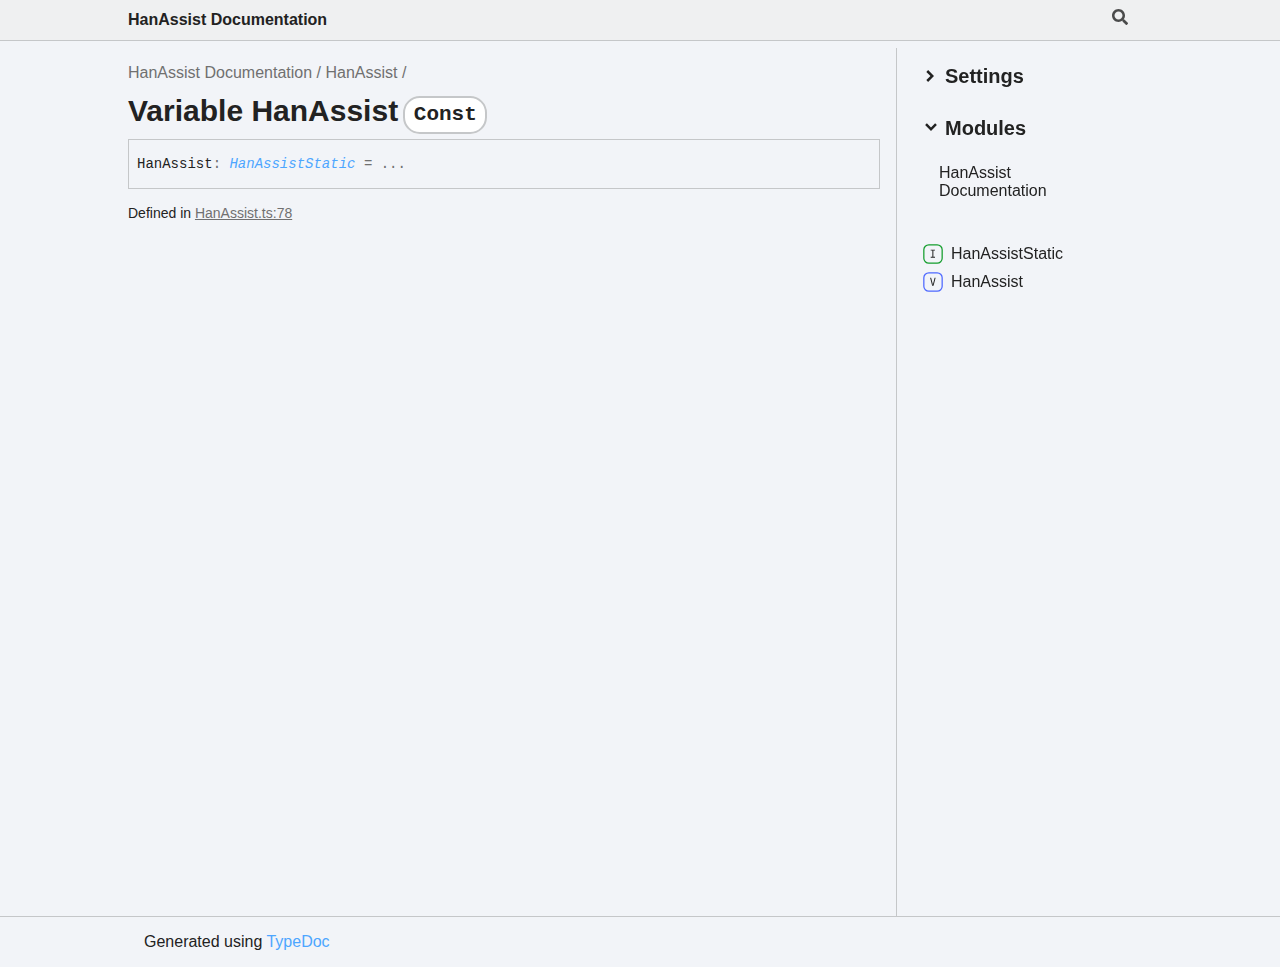
<file: variables/HanAssist.html>
<!DOCTYPE html><html class="default" lang="en"><head><meta charSet="utf-8"/><meta http-equiv="x-ua-compatible" content="IE=edge"/><title>HanAssist | HanAssist Documentation</title><meta name="description" content="Documentation for HanAssist Documentation"/><meta name="viewport" content="width=device-width, initial-scale=1"/><link rel="stylesheet" href="../assets/style.css"/><link rel="stylesheet" href="../assets/highlight.css"/><script async src="../assets/search.js" id="search-script"></script></head><body><script>document.documentElement.dataset.theme = localStorage.getItem("tsd-theme") || "os"</script><header class="tsd-page-toolbar">
<div class="tsd-toolbar-contents container">
<div class="table-cell" id="tsd-search" data-base="..">
<div class="field"><label for="tsd-search-field" class="tsd-widget search no-caption"><svg width="16" height="16" viewBox="0 0 16 16" fill="none"><path d="M15.7824 13.833L12.6666 10.7177C12.5259 10.5771 12.3353 10.499 12.1353 10.499H11.6259C12.4884 9.39596 13.001 8.00859 13.001 6.49937C13.001 2.90909 10.0914 0 6.50048 0C2.90959 0 0 2.90909 0 6.49937C0 10.0896 2.90959 12.9987 6.50048 12.9987C8.00996 12.9987 9.39756 12.4863 10.5008 11.6239V12.1332C10.5008 12.3332 10.5789 12.5238 10.7195 12.6644L13.8354 15.7797C14.1292 16.0734 14.6042 16.0734 14.8948 15.7797L15.7793 14.8954C16.0731 14.6017 16.0731 14.1267 15.7824 13.833ZM6.50048 10.499C4.29094 10.499 2.50018 8.71165 2.50018 6.49937C2.50018 4.29021 4.28781 2.49976 6.50048 2.49976C8.71001 2.49976 10.5008 4.28708 10.5008 6.49937C10.5008 8.70852 8.71314 10.499 6.50048 10.499Z" fill="var(--color-text)"></path></svg></label><input type="text" id="tsd-search-field" aria-label="Search"/></div>
<ul class="results">
<li class="state loading">Preparing search index...</li>
<li class="state failure">The search index is not available</li></ul><a href="../index.html" class="title">HanAssist Documentation</a></div>
<div class="table-cell" id="tsd-widgets"><a href="#" class="tsd-widget menu no-caption" data-toggle="menu" aria-label="Menu"><svg width="16" height="16" viewBox="0 0 16 16" fill="none"><rect x="1" y="3" width="14" height="2" fill="var(--color-text)"></rect><rect x="1" y="7" width="14" height="2" fill="var(--color-text)"></rect><rect x="1" y="11" width="14" height="2" fill="var(--color-text)"></rect></svg></a></div></div></header>
<div class="container container-main">
<div class="col-8 col-content">
<div class="tsd-page-title">
<ul class="tsd-breadcrumb">
<li><a href="../index.html">HanAssist Documentation</a></li>
<li><a href="HanAssist.html">HanAssist</a></li></ul>
<h1>Variable HanAssist<code class="tsd-tag ts-flagConst">Const</code> </h1></div>
<div class="tsd-signature">Han<wbr/>Assist<span class="tsd-signature-symbol">:</span> <a href="../interfaces/HanAssistStatic.html" class="tsd-signature-type" data-tsd-kind="Interface">HanAssistStatic</a><span class="tsd-signature-symbol"> = ...</span></div><aside class="tsd-sources">
<ul>
<li>Defined in <a href="https://github.com/diskdance/HanAssist/blob/091b0f2/lib/HanAssist.ts#L78">HanAssist.ts:78</a></li></ul></aside></div>
<div class="col-4 col-menu menu-sticky-wrap menu-highlight">
<div class="tsd-navigation settings">
<details class="tsd-index-accordion"><summary class="tsd-accordion-summary">
<h3><svg width="20" height="20" viewBox="0 0 24 24" fill="none"><path d="M4.93896 8.531L12 15.591L19.061 8.531L16.939 6.409L12 11.349L7.06098 6.409L4.93896 8.531Z" fill="var(--color-text)"></path></svg> Settings</h3></summary>
<div class="tsd-accordion-details">
<div class="tsd-filter-visibility">
<h4 class="uppercase">Member Visibility</h4><form>
<ul id="tsd-filter-options">
<li class="tsd-filter-item"><label class="tsd-filter-input"><input type="checkbox" id="tsd-filter-protected" name="protected"/><svg width="32" height="32" viewBox="0 0 32 32" aria-hidden="true"><rect class="tsd-checkbox-background" width="30" height="30" x="1" y="1" rx="6" fill="none"></rect><path class="tsd-checkbox-checkmark" d="M8.35422 16.8214L13.2143 21.75L24.6458 10.25" stroke="none" stroke-width="3.5" stroke-linejoin="round" fill="none"></path></svg><span>Protected</span></label></li>
<li class="tsd-filter-item"><label class="tsd-filter-input"><input type="checkbox" id="tsd-filter-inherited" name="inherited" checked/><svg width="32" height="32" viewBox="0 0 32 32" aria-hidden="true"><rect class="tsd-checkbox-background" width="30" height="30" x="1" y="1" rx="6" fill="none"></rect><path class="tsd-checkbox-checkmark" d="M8.35422 16.8214L13.2143 21.75L24.6458 10.25" stroke="none" stroke-width="3.5" stroke-linejoin="round" fill="none"></path></svg><span>Inherited</span></label></li>
<li class="tsd-filter-item"><label class="tsd-filter-input"><input type="checkbox" id="tsd-filter-external" name="external"/><svg width="32" height="32" viewBox="0 0 32 32" aria-hidden="true"><rect class="tsd-checkbox-background" width="30" height="30" x="1" y="1" rx="6" fill="none"></rect><path class="tsd-checkbox-checkmark" d="M8.35422 16.8214L13.2143 21.75L24.6458 10.25" stroke="none" stroke-width="3.5" stroke-linejoin="round" fill="none"></path></svg><span>External</span></label></li></ul></form></div>
<div class="tsd-theme-toggle">
<h4 class="uppercase">Theme</h4><select id="theme"><option value="os">OS</option><option value="light">Light</option><option value="dark">Dark</option></select></div></div></details></div>
<nav class="tsd-navigation primary">
<details class="tsd-index-accordion" open><summary class="tsd-accordion-summary">
<h3><svg width="20" height="20" viewBox="0 0 24 24" fill="none"><path d="M4.93896 8.531L12 15.591L19.061 8.531L16.939 6.409L12 11.349L7.06098 6.409L4.93896 8.531Z" fill="var(--color-text)"></path></svg> Modules</h3></summary>
<div class="tsd-accordion-details">
<ul>
<li><a href="../index.html">Han<wbr/>Assist <wbr/>Documentation</a>
<ul></ul></li></ul></div></details></nav>
<nav class="tsd-navigation secondary menu-sticky">
<ul>
<li class="tsd-kind-interface"><a href="../interfaces/HanAssistStatic.html" class="tsd-index-link"><svg class="tsd-kind-icon" width="24" height="24" viewBox="0 0 24 24"><rect fill="var(--color-icon-background)" stroke="var(--color-ts-interface)" stroke-width="1.5" x="1" y="1" width="22" height="22" rx="6" id="icon-256-path"></rect><path d="M9.51 16V15.016H11.298V8.224H9.51V7.24H14.19V8.224H12.402V15.016H14.19V16H9.51Z" fill="var(--color-text)" id="icon-256-text"></path></svg>Han<wbr/>Assist<wbr/>Static</a></li>
<li class="current tsd-kind-variable"><a href="HanAssist.html" class="tsd-index-link"><svg class="tsd-kind-icon" width="24" height="24" viewBox="0 0 24 24"><rect fill="var(--color-icon-background)" stroke="var(--color-ts-variable)" stroke-width="1.5" x="1" y="1" width="22" height="22" rx="6" id="icon-32-path"></rect><path d="M11.106 16L8.85 7.24H9.966L11.454 13.192C11.558 13.608 11.646 13.996 11.718 14.356C11.79 14.708 11.842 14.976 11.874 15.16C11.906 14.976 11.954 14.708 12.018 14.356C12.09 13.996 12.178 13.608 12.282 13.192L13.758 7.24H14.85L12.582 16H11.106Z" fill="var(--color-text)" id="icon-32-text"></path></svg>Han<wbr/>Assist</a></li></ul></nav></div></div>
<div class="container tsd-generator">
<p>Generated using <a href="https://typedoc.org/" target="_blank">TypeDoc</a></p></div>
<div class="overlay"></div><script src="../assets/main.js"></script></body></html>
</file>
<file: assets/style.css>
:root {
    /* Light */
    --light-color-background: #f2f4f8;
    --light-color-background-secondary: #eff0f1;
    --light-color-icon-background: var(--light-color-background);
    --light-color-accent: #c5c7c9;
    --light-color-text: #222;
    --light-color-text-aside: #707070;
    --light-color-link: #4da6ff;
    --light-color-ts: #db1373;
    --light-color-ts-interface: #139d2c;
    --light-color-ts-enum: #9c891a;
    --light-color-ts-class: #2484e5;
    --light-color-ts-function: #572be7;
    --light-color-ts-namespace: #b111c9;
    --light-color-ts-private: #707070;
    --light-color-ts-variable: #4d68ff;
    --light-external-icon: url("data:image/svg+xml;utf8,<svg xmlns='http://www.w3.org/2000/svg' viewBox='0 0 100 100' width='10' height='10'><path fill-opacity='0' stroke='%23000' stroke-width='10' d='m43,35H5v60h60V57M45,5v10l10,10-30,30 20,20 30-30 10,10h10V5z'/></svg>");
    --light-color-scheme: light;

    /* Dark */
    --dark-color-background: #2b2e33;
    --dark-color-background-secondary: #1e2024;
    --dark-color-icon-background: var(--dark-color-background-secondary);
    --dark-color-accent: #9096a2;
    --dark-color-text: #f5f5f5;
    --dark-color-text-aside: #dddddd;
    --dark-color-link: #00aff4;
    --dark-color-ts: #ff6492;
    --dark-color-ts-interface: #6cff87;
    --dark-color-ts-enum: #f4d93e;
    --dark-color-ts-class: #61b0ff;
    --dark-color-ts-function: #9772ff;
    --dark-color-ts-namespace: #e14dff;
    --dark-color-ts-private: #e2e2e2;
    --dark-color-ts-variable: #4d68ff;
    --dark-external-icon: url("data:image/svg+xml;utf8,<svg xmlns='http://www.w3.org/2000/svg' viewBox='0 0 100 100' width='10' height='10'><path fill-opacity='0' stroke='%23fff' stroke-width='10' d='m43,35H5v60h60V57M45,5v10l10,10-30,30 20,20 30-30 10,10h10V5z'/></svg>");
    --dark-color-scheme: dark;
}

@media (prefers-color-scheme: light) {
    :root {
        --color-background: var(--light-color-background);
        --color-background-secondary: var(--light-color-background-secondary);
        --color-icon-background: var(--light-color-icon-background);
        --color-accent: var(--light-color-accent);
        --color-text: var(--light-color-text);
        --color-text-aside: var(--light-color-text-aside);
        --color-link: var(--light-color-link);
        --color-ts: var(--light-color-ts);
        --color-ts-interface: var(--light-color-ts-interface);
        --color-ts-enum: var(--light-color-ts-enum);
        --color-ts-class: var(--light-color-ts-class);
        --color-ts-function: var(--light-color-ts-function);
        --color-ts-namespace: var(--light-color-ts-namespace);
        --color-ts-private: var(--light-color-ts-private);
        --color-ts-variable: var(--light-color-ts-variable);
        --external-icon: var(--light-external-icon);
        --color-scheme: var(--light-color-scheme);
    }
}

@media (prefers-color-scheme: dark) {
    :root {
        --color-background: var(--dark-color-background);
        --color-background-secondary: var(--dark-color-background-secondary);
        --color-icon-background: var(--dark-color-icon-background);
        --color-accent: var(--dark-color-accent);
        --color-text: var(--dark-color-text);
        --color-text-aside: var(--dark-color-text-aside);
        --color-link: var(--dark-color-link);
        --color-ts: var(--dark-color-ts);
        --color-ts-interface: var(--dark-color-ts-interface);
        --color-ts-enum: var(--dark-color-ts-enum);
        --color-ts-class: var(--dark-color-ts-class);
        --color-ts-function: var(--dark-color-ts-function);
        --color-ts-namespace: var(--dark-color-ts-namespace);
        --color-ts-private: var(--dark-color-ts-private);
        --color-ts-variable: var(--dark-color-ts-variable);
        --external-icon: var(--dark-external-icon);
        --color-scheme: var(--dark-color-scheme);
    }
}

html {
    color-scheme: var(--color-scheme);
}

body {
    margin: 0;
}

:root[data-theme="light"] {
    --color-background: var(--light-color-background);
    --color-background-secondary: var(--light-color-background-secondary);
    --color-icon-background: var(--light-color-icon-background);
    --color-accent: var(--light-color-accent);
    --color-text: var(--light-color-text);
    --color-text-aside: var(--light-color-text-aside);
    --color-link: var(--light-color-link);
    --color-ts: var(--light-color-ts);
    --color-ts-interface: var(--light-color-ts-interface);
    --color-ts-enum: var(--light-color-ts-enum);
    --color-ts-class: var(--light-color-ts-class);
    --color-ts-function: var(--light-color-ts-function);
    --color-ts-namespace: var(--light-color-ts-namespace);
    --color-ts-private: var(--light-color-ts-private);
    --color-ts-variable: var(--light-color-ts-variable);
    --external-icon: var(--light-external-icon);
    --color-scheme: var(--light-color-scheme);
}

:root[data-theme="dark"] {
    --color-background: var(--dark-color-background);
    --color-background-secondary: var(--dark-color-background-secondary);
    --color-icon-background: var(--dark-color-icon-background);
    --color-accent: var(--dark-color-accent);
    --color-text: var(--dark-color-text);
    --color-text-aside: var(--dark-color-text-aside);
    --color-link: var(--dark-color-link);
    --color-ts: var(--dark-color-ts);
    --color-ts-interface: var(--dark-color-ts-interface);
    --color-ts-enum: var(--dark-color-ts-enum);
    --color-ts-class: var(--dark-color-ts-class);
    --color-ts-function: var(--dark-color-ts-function);
    --color-ts-namespace: var(--dark-color-ts-namespace);
    --color-ts-private: var(--dark-color-ts-private);
    --color-ts-variable: var(--dark-color-ts-variable);
    --external-icon: var(--dark-external-icon);
    --color-scheme: var(--dark-color-scheme);
}

h1,
h2,
h3,
h4,
h5,
h6 {
    line-height: 1.2;
}

h1 {
    font-size: 1.875rem;
    margin: 0.67rem 0;
}

h2 {
    font-size: 1.5rem;
    margin: 0.83rem 0;
}

h3 {
    font-size: 1.25rem;
    margin: 1rem 0;
}

h4 {
    font-size: 1.05rem;
    margin: 1.33rem 0;
}

h5 {
    font-size: 1rem;
    margin: 1.5rem 0;
}

h6 {
    font-size: 0.875rem;
    margin: 2.33rem 0;
}

.uppercase {
    text-transform: uppercase;
}

pre {
    white-space: pre;
    white-space: pre-wrap;
    word-wrap: break-word;
}

dl,
menu,
ol,
ul {
    margin: 1em 0;
}

dd {
    margin: 0 0 0 40px;
}

.container {
    max-width: 1600px;
    padding: 0 2rem;
}

@media (min-width: 640px) {
    .container {
        padding: 0 4rem;
    }
}
@media (min-width: 1200px) {
    .container {
        padding: 0 8rem;
    }
}
@media (min-width: 1600px) {
    .container {
        padding: 0 12rem;
    }
}

/* Footer */
.tsd-generator {
    border-top: 1px solid var(--color-accent);
    padding-top: 1rem;
    padding-bottom: 1rem;
    max-height: 3.5rem;
}

.tsd-generator > p {
    margin-top: 0;
    margin-bottom: 0;
    padding: 0 1rem;
}

.container-main {
    display: flex;
    justify-content: space-between;
    position: relative;
    margin: 0 auto;
}

.col-4,
.col-8 {
    box-sizing: border-box;
    float: left;
    padding: 2rem 1rem;
}

.col-4 {
    flex: 0 0 25%;
}
.col-8 {
    flex: 1 0;
    flex-wrap: wrap;
    padding-left: 0;
}

@keyframes fade-in {
    from {
        opacity: 0;
    }
    to {
        opacity: 1;
    }
}
@keyframes fade-out {
    from {
        opacity: 1;
        visibility: visible;
    }
    to {
        opacity: 0;
    }
}
@keyframes fade-in-delayed {
    0% {
        opacity: 0;
    }
    33% {
        opacity: 0;
    }
    100% {
        opacity: 1;
    }
}
@keyframes fade-out-delayed {
    0% {
        opacity: 1;
        visibility: visible;
    }
    66% {
        opacity: 0;
    }
    100% {
        opacity: 0;
    }
}
@keyframes shift-to-left {
    from {
        transform: translate(0, 0);
    }
    to {
        transform: translate(-25%, 0);
    }
}
@keyframes unshift-to-left {
    from {
        transform: translate(-25%, 0);
    }
    to {
        transform: translate(0, 0);
    }
}
@keyframes pop-in-from-right {
    from {
        transform: translate(100%, 0);
    }
    to {
        transform: translate(0, 0);
    }
}
@keyframes pop-out-to-right {
    from {
        transform: translate(0, 0);
        visibility: visible;
    }
    to {
        transform: translate(100%, 0);
    }
}
body {
    background: var(--color-background);
    font-family: "Segoe UI", sans-serif;
    font-size: 16px;
    color: var(--color-text);
}

a {
    color: var(--color-link);
    text-decoration: none;
}
a:hover {
    text-decoration: underline;
}
a.external[target="_blank"] {
    background-image: var(--external-icon);
    background-position: top 3px right;
    background-repeat: no-repeat;
    padding-right: 13px;
}

code,
pre {
    font-family: Menlo, Monaco, Consolas, "Courier New", monospace;
    padding: 0.2em;
    margin: 0;
    font-size: 0.875rem;
    border-radius: 0.8em;
}

pre {
    padding: 10px;
    border: 0.1em solid var(--color-accent);
}
pre code {
    padding: 0;
    font-size: 100%;
}

blockquote {
    margin: 1em 0;
    padding-left: 1em;
    border-left: 4px solid gray;
}

.tsd-typography {
    line-height: 1.333em;
}
.tsd-typography ul {
    list-style: square;
    padding: 0 0 0 20px;
    margin: 0;
}
.tsd-typography h4,
.tsd-typography .tsd-index-panel h3,
.tsd-index-panel .tsd-typography h3,
.tsd-typography h5,
.tsd-typography h6 {
    font-size: 1em;
    margin: 0;
}
.tsd-typography h5,
.tsd-typography h6 {
    font-weight: normal;
}
.tsd-typography p,
.tsd-typography ul,
.tsd-typography ol {
    margin: 1em 0;
}

@media (max-width: 1024px) {
    html .col-content {
        float: none;
        max-width: 100%;
        width: 100%;
        padding-top: 3rem;
    }
    html .col-menu {
        position: fixed !important;
        overflow-y: auto;
        -webkit-overflow-scrolling: touch;
        z-index: 1024;
        top: 0 !important;
        bottom: 0 !important;
        left: auto !important;
        right: 0 !important;
        padding: 1.5rem 1.5rem 0 0;
        max-width: 25rem;
        visibility: hidden;
        background-color: var(--color-background);
        transform: translate(100%, 0);
    }
    html .col-menu > *:last-child {
        padding-bottom: 20px;
    }
    html .overlay {
        content: "";
        display: block;
        position: fixed;
        z-index: 1023;
        top: 0;
        left: 0;
        right: 0;
        bottom: 0;
        background-color: rgba(0, 0, 0, 0.75);
        visibility: hidden;
    }

    .to-has-menu .overlay {
        animation: fade-in 0.4s;
    }

    .to-has-menu :is(header, footer, .col-content) {
        animation: shift-to-left 0.4s;
    }

    .to-has-menu .col-menu {
        animation: pop-in-from-right 0.4s;
    }

    .from-has-menu .overlay {
        animation: fade-out 0.4s;
    }

    .from-has-menu :is(header, footer, .col-content) {
        animation: unshift-to-left 0.4s;
    }

    .from-has-menu .col-menu {
        animation: pop-out-to-right 0.4s;
    }

    .has-menu body {
        overflow: hidden;
    }
    .has-menu .overlay {
        visibility: visible;
    }
    .has-menu :is(header, footer, .col-content) {
        transform: translate(-25%, 0);
    }
    .has-menu .col-menu {
        visibility: visible;
        transform: translate(0, 0);
        display: grid;
        align-items: center;
        grid-template-rows: auto 1fr;
        grid-gap: 1.5rem;
        max-height: 100vh;
        padding: 1rem 2rem;
    }
    .has-menu .tsd-navigation {
        max-height: 100%;
    }
}

.tsd-breadcrumb {
    margin: 0;
    padding: 0;
    color: var(--color-text-aside);
}
.tsd-breadcrumb a {
    color: var(--color-text-aside);
    text-decoration: none;
}
.tsd-breadcrumb a:hover {
    text-decoration: underline;
}
.tsd-breadcrumb li {
    display: inline;
}
.tsd-breadcrumb li:after {
    content: " / ";
}

.tsd-comment-tags {
    display: flex;
    flex-direction: column;
}
dl.tsd-comment-tag-group {
    display: flex;
    align-items: center;
    overflow: hidden;
    margin: 0.5em 0;
}
dl.tsd-comment-tag-group dt {
    display: flex;
    margin-right: 0.5em;
    font-size: 0.875em;
    font-weight: normal;
}
dl.tsd-comment-tag-group dd {
    margin: 0;
}
code.tsd-tag {
    padding: 0.25em 0.4em;
    border: 0.1em solid var(--color-accent);
    margin-right: 0.25em;
    font-size: 70%;
}
h1 code.tsd-tag:first-of-type {
    margin-left: 0.25em;
}

dl.tsd-comment-tag-group dd:before,
dl.tsd-comment-tag-group dd:after {
    content: " ";
}
dl.tsd-comment-tag-group dd pre,
dl.tsd-comment-tag-group dd:after {
    clear: both;
}
dl.tsd-comment-tag-group p {
    margin: 0;
}

.tsd-panel.tsd-comment .lead {
    font-size: 1.1em;
    line-height: 1.333em;
    margin-bottom: 2em;
}
.tsd-panel.tsd-comment .lead:last-child {
    margin-bottom: 0;
}

.tsd-filter-visibility h4 {
    font-size: 1rem;
    padding-top: 0.75rem;
    padding-bottom: 0.5rem;
    margin: 0;
}
.tsd-filter-item:not(:last-child) {
    margin-bottom: 0.5rem;
}
.tsd-filter-input {
    display: flex;
    width: fit-content;
    width: -moz-fit-content;
    align-items: center;
    user-select: none;
    -webkit-user-select: none;
    -moz-user-select: none;
    -ms-user-select: none;
    cursor: pointer;
}
.tsd-filter-input input[type="checkbox"] {
    cursor: pointer;
    position: absolute;
    width: 1.5em;
    height: 1.5em;
    opacity: 0;
}
.tsd-filter-input input[type="checkbox"]:disabled {
    pointer-events: none;
}
.tsd-filter-input svg {
    cursor: pointer;
    width: 1.5em;
    height: 1.5em;
    margin-right: 0.5em;
    border-radius: 0.33em;
    /* Leaving this at full opacity breaks event listeners on Firefox.
    Don't remove unless you know what you're doing. */
    opacity: 0.99;
}
.tsd-filter-input input[type="checkbox"]:focus + svg {
    transform: scale(0.95);
}
.tsd-filter-input input[type="checkbox"]:focus:not(:focus-visible) + svg {
    transform: scale(1);
}
.tsd-checkbox-background {
    fill: var(--color-accent);
}
input[type="checkbox"]:checked ~ svg .tsd-checkbox-checkmark {
    stroke: var(--color-text);
}
.tsd-filter-input input:disabled ~ svg > .tsd-checkbox-background {
    fill: var(--color-background);
    stroke: var(--color-accent);
    stroke-width: 0.25rem;
}
.tsd-filter-input input:disabled ~ svg > .tsd-checkbox-checkmark {
    stroke: var(--color-accent);
}

.tsd-theme-toggle {
    padding-top: 0.75rem;
}
.tsd-theme-toggle > h4 {
    display: inline;
    vertical-align: middle;
    margin-right: 0.75rem;
}

.tsd-hierarchy {
    list-style: square;
    margin: 0;
}
.tsd-hierarchy .target {
    font-weight: bold;
}

.tsd-panel-group.tsd-index-group {
    margin-bottom: 0;
}
.tsd-index-panel .tsd-index-list {
    list-style: none;
    line-height: 1.333em;
    margin: 0;
    padding: 0.25rem 0 0 0;
    overflow: hidden;
    display: grid;
    grid-template-columns: repeat(3, 1fr);
    column-gap: 1rem;
    grid-template-rows: auto;
}
@media (max-width: 1024px) {
    .tsd-index-panel .tsd-index-list {
        grid-template-columns: repeat(2, 1fr);
    }
}
@media (max-width: 768px) {
    .tsd-index-panel .tsd-index-list {
        grid-template-columns: repeat(1, 1fr);
    }
}
.tsd-index-panel .tsd-index-list li {
    -webkit-page-break-inside: avoid;
    -moz-page-break-inside: avoid;
    -ms-page-break-inside: avoid;
    -o-page-break-inside: avoid;
    page-break-inside: avoid;
}
.tsd-index-panel a,
.tsd-index-panel a.tsd-parent-kind-module {
    color: var(--color-ts);
}
.tsd-index-panel a.tsd-parent-kind-interface {
    color: var(--color-ts-interface);
}
.tsd-index-panel a.tsd-parent-kind-enum {
    color: var(--color-ts-enum);
}
.tsd-index-panel a.tsd-parent-kind-class {
    color: var(--color-ts-class);
}
.tsd-index-panel a.tsd-kind-module {
    color: var(--color-ts-namespace);
}
.tsd-index-panel a.tsd-kind-interface {
    color: var(--color-ts-interface);
}
.tsd-index-panel a.tsd-kind-enum {
    color: var(--color-ts-enum);
}
.tsd-index-panel a.tsd-kind-class {
    color: var(--color-ts-class);
}
.tsd-index-panel a.tsd-kind-function {
    color: var(--color-ts-function);
}
.tsd-index-panel a.tsd-kind-namespace {
    color: var(--color-ts-namespace);
}
.tsd-index-panel a.tsd-kind-variable {
    color: var(--color-ts-variable);
}
.tsd-index-panel a.tsd-is-private {
    color: var(--color-ts-private);
}

.tsd-flag {
    display: inline-block;
    padding: 0.25em 0.4em;
    border-radius: 4px;
    color: var(--color-comment-tag-text);
    background-color: var(--color-comment-tag);
    text-indent: 0;
    font-size: 75%;
    line-height: 1;
    font-weight: normal;
}

.tsd-anchor {
    position: absolute;
    top: -100px;
}

.tsd-member {
    position: relative;
}
.tsd-member .tsd-anchor + h3 {
    display: flex;
    align-items: center;
    margin-top: 0;
    margin-bottom: 0;
    border-bottom: none;
}
.tsd-member [data-tsd-kind] {
    color: var(--color-ts);
}
.tsd-member [data-tsd-kind="Interface"] {
    color: var(--color-ts-interface);
}
.tsd-member [data-tsd-kind="Enum"] {
    color: var(--color-ts-enum);
}
.tsd-member [data-tsd-kind="Class"] {
    color: var(--color-ts-class);
}
.tsd-member [data-tsd-kind="Private"] {
    color: var(--color-ts-private);
}

.tsd-navigation a {
    display: block;
    margin: 0.4rem 0;
    border-left: 2px solid transparent;
    color: var(--color-text);
    text-decoration: none;
    transition: border-left-color 0.1s;
}
.tsd-navigation a:hover {
    text-decoration: underline;
}
.tsd-navigation ul {
    margin: 0;
    padding: 0;
    list-style: none;
}
.tsd-navigation li {
    padding: 0;
}

.tsd-navigation.primary .tsd-accordion-details > ul {
    margin-top: 0.75rem;
}
.tsd-navigation.primary a {
    padding: 0.75rem 0.5rem;
    margin: 0;
}
.tsd-navigation.primary ul li a {
    margin-left: 0.5rem;
}
.tsd-navigation.primary ul li li a {
    margin-left: 1.5rem;
}
.tsd-navigation.primary ul li li li a {
    margin-left: 2.5rem;
}
.tsd-navigation.primary ul li li li li a {
    margin-left: 3.5rem;
}
.tsd-navigation.primary ul li li li li li a {
    margin-left: 4.5rem;
}
.tsd-navigation.primary ul li li li li li li a {
    margin-left: 5.5rem;
}
.tsd-navigation.primary li.current > a {
    border-left: 0.15rem var(--color-text) solid;
}
.tsd-navigation.primary li.selected > a {
    font-weight: bold;
    border-left: 0.2rem var(--color-text) solid;
}
.tsd-navigation.primary ul li a:hover {
    border-left: 0.2rem var(--color-text-aside) solid;
}
.tsd-navigation.primary li.globals + li > span,
.tsd-navigation.primary li.globals + li > a {
    padding-top: 20px;
}

.tsd-navigation.secondary.tsd-navigation--toolbar-hide {
    max-height: calc(100vh - 1rem);
    top: 0.5rem;
}
.tsd-navigation.secondary > ul {
    display: inline;
    padding-right: 0.5rem;
    transition: opacity 0.2s;
}
.tsd-navigation.secondary ul li a {
    padding-left: 0;
}
.tsd-navigation.secondary ul li li a {
    padding-left: 1.1rem;
}
.tsd-navigation.secondary ul li li li a {
    padding-left: 2.2rem;
}
.tsd-navigation.secondary ul li li li li a {
    padding-left: 3.3rem;
}
.tsd-navigation.secondary ul li li li li li a {
    padding-left: 4.4rem;
}
.tsd-navigation.secondary ul li li li li li li a {
    padding-left: 5.5rem;
}

a.tsd-index-link {
    margin: 0.25rem 0;
    font-size: 1rem;
    line-height: 1.25rem;
    display: inline-flex;
    align-items: center;
}
.tsd-accordion-summary > h1,
.tsd-accordion-summary > h2,
.tsd-accordion-summary > h3,
.tsd-accordion-summary > h4,
.tsd-accordion-summary > h5 {
    display: inline-flex;
    align-items: center;
    vertical-align: middle;
    margin-bottom: 0;
    user-select: none;
    -moz-user-select: none;
    -webkit-user-select: none;
    -ms-user-select: none;
}
.tsd-accordion-summary {
    display: block;
    cursor: pointer;
}
.tsd-accordion-summary > * {
    margin-top: 0;
    margin-bottom: 0;
    padding-top: 0;
    padding-bottom: 0;
}
.tsd-accordion-summary::-webkit-details-marker {
    display: none;
}
.tsd-index-accordion .tsd-accordion-summary svg {
    margin-right: 0.25rem;
}
.tsd-index-content > :not(:first-child) {
    margin-top: 0.75rem;
}
.tsd-index-heading {
    margin-top: 1.5rem;
    margin-bottom: 0.75rem;
}

.tsd-kind-icon {
    margin-right: 0.5rem;
    width: 1.25rem;
    height: 1.25rem;
    min-width: 1.25rem;
    min-height: 1.25rem;
}
.tsd-kind-icon path {
    transform-origin: center;
    transform: scale(1.1);
}
.tsd-signature > .tsd-kind-icon {
    margin-right: 0.8rem;
}

@media (min-width: 1024px) {
    .col-content {
        margin: 2rem auto;
    }

    .menu-sticky-wrap {
        position: sticky;
        height: calc(100vh - 2rem);
        top: 4rem;
        right: 0;
        padding: 0 1.5rem;
        padding-top: 1rem;
        margin-top: 3rem;
        transition: 0.3s ease-in-out;
        transition-property: top, padding-top, padding, height;
        overflow-y: auto;
    }
    .col-menu {
        border-left: 1px solid var(--color-accent);
    }
    .col-menu--hide {
        top: 1rem;
    }
    .col-menu .tsd-navigation:not(:last-child) {
        padding-bottom: 1.75rem;
    }
}

.tsd-panel {
    margin-bottom: 2.5rem;
}
.tsd-panel.tsd-member {
    margin-bottom: 4rem;
}
.tsd-panel:empty {
    display: none;
}
.tsd-panel > h1,
.tsd-panel > h2,
.tsd-panel > h3 {
    margin: 1.5rem -1.5rem 0.75rem -1.5rem;
    padding: 0 1.5rem 0.75rem 1.5rem;
}
.tsd-panel > h1.tsd-before-signature,
.tsd-panel > h2.tsd-before-signature,
.tsd-panel > h3.tsd-before-signature {
    margin-bottom: 0;
    border-bottom: none;
}

.tsd-panel-group {
    margin: 4rem 0;
}
.tsd-panel-group.tsd-index-group {
    margin: 2rem 0;
}
.tsd-panel-group.tsd-index-group details {
    margin: 2rem 0;
}

#tsd-search {
    transition: background-color 0.2s;
}
#tsd-search .title {
    position: relative;
    z-index: 2;
}
#tsd-search .field {
    position: absolute;
    left: 0;
    top: 0;
    right: 2.5rem;
    height: 100%;
}
#tsd-search .field input {
    box-sizing: border-box;
    position: relative;
    top: -50px;
    z-index: 1;
    width: 100%;
    padding: 0 10px;
    opacity: 0;
    outline: 0;
    border: 0;
    background: transparent;
    color: var(--color-text);
}
#tsd-search .field label {
    position: absolute;
    overflow: hidden;
    right: -40px;
}
#tsd-search .field input,
#tsd-search .title {
    transition: opacity 0.2s;
}
#tsd-search .results {
    position: absolute;
    visibility: hidden;
    top: 40px;
    width: 100%;
    margin: 0;
    padding: 0;
    list-style: none;
    box-shadow: 0 0 4px rgba(0, 0, 0, 0.25);
}
#tsd-search .results li {
    padding: 0 10px;
    background-color: var(--color-background);
}
#tsd-search .results li:nth-child(even) {
    background-color: var(--color-background-secondary);
}
#tsd-search .results li.state {
    display: none;
}
#tsd-search .results li.current,
#tsd-search .results li:hover {
    background-color: var(--color-accent);
}
#tsd-search .results a {
    display: block;
}
#tsd-search .results a:before {
    top: 10px;
}
#tsd-search .results span.parent {
    color: var(--color-text-aside);
    font-weight: normal;
}
#tsd-search.has-focus {
    background-color: var(--color-accent);
}
#tsd-search.has-focus .field input {
    top: 0;
    opacity: 1;
}
#tsd-search.has-focus .title {
    z-index: 0;
    opacity: 0;
}
#tsd-search.has-focus .results {
    visibility: visible;
}
#tsd-search.loading .results li.state.loading {
    display: block;
}
#tsd-search.failure .results li.state.failure {
    display: block;
}

.tsd-signature {
    margin: 0 0 1rem 0;
    padding: 1rem 0.5rem;
    border: 1px solid var(--color-accent);
    font-family: Menlo, Monaco, Consolas, "Courier New", monospace;
    font-size: 14px;
    overflow-x: auto;
}

.tsd-signature-symbol {
    color: var(--color-text-aside);
    font-weight: normal;
}

.tsd-signature-type {
    font-style: italic;
    font-weight: normal;
}

.tsd-signatures {
    padding: 0;
    margin: 0 0 1em 0;
    list-style-type: none;
}
.tsd-signatures .tsd-signature {
    margin: 0;
    border-color: var(--color-accent);
    border-width: 1px 0;
    transition: background-color 0.1s;
}
.tsd-description .tsd-signatures .tsd-signature {
    border-width: 1px;
}

ul.tsd-parameter-list,
ul.tsd-type-parameter-list {
    list-style: square;
    margin: 0;
    padding-left: 20px;
}
ul.tsd-parameter-list > li.tsd-parameter-signature,
ul.tsd-type-parameter-list > li.tsd-parameter-signature {
    list-style: none;
    margin-left: -20px;
}
ul.tsd-parameter-list h5,
ul.tsd-type-parameter-list h5 {
    font-size: 16px;
    margin: 1em 0 0.5em 0;
}
.tsd-sources {
    margin-top: 1rem;
    font-size: 0.875em;
}
.tsd-sources a {
    color: var(--color-text-aside);
    text-decoration: underline;
}
.tsd-sources ul {
    list-style: none;
    padding: 0;
}

.tsd-page-toolbar {
    position: fixed;
    z-index: 1;
    top: 0;
    left: 0;
    width: 100%;
    color: var(--color-text);
    background: var(--color-background-secondary);
    border-bottom: 1px var(--color-accent) solid;
    transition: transform 0.3s ease-in-out;
}
.tsd-page-toolbar a {
    color: var(--color-text);
    text-decoration: none;
}
.tsd-page-toolbar a.title {
    font-weight: bold;
}
.tsd-page-toolbar a.title:hover {
    text-decoration: underline;
}
.tsd-page-toolbar .tsd-toolbar-contents {
    display: flex;
    justify-content: space-between;
    height: 2.5rem;
}
.tsd-page-toolbar .table-cell {
    position: relative;
    white-space: nowrap;
    line-height: 40px;
}
.tsd-page-toolbar .table-cell:first-child {
    width: 100%;
}

.tsd-page-toolbar--hide {
    transform: translateY(-100%);
}

.tsd-widget {
    display: inline-block;
    overflow: hidden;
    opacity: 0.8;
    height: 40px;
    transition: opacity 0.1s, background-color 0.2s;
    vertical-align: bottom;
    cursor: pointer;
}
.tsd-widget:hover {
    opacity: 0.9;
}
.tsd-widget.active {
    opacity: 1;
    background-color: var(--color-accent);
}
.tsd-widget.no-caption {
    width: 40px;
}
.tsd-widget.no-caption:before {
    margin: 0;
}

.tsd-widget.options,
.tsd-widget.menu {
    display: none;
}
@media (max-width: 1024px) {
    .tsd-widget.options,
    .tsd-widget.menu {
        display: inline-block;
    }
}
input[type="checkbox"] + .tsd-widget:before {
    background-position: -120px 0;
}
input[type="checkbox"]:checked + .tsd-widget:before {
    background-position: -160px 0;
}

img {
    max-width: 100%;
}

.tsd-anchor-icon {
    display: inline-flex;
    align-items: center;
    margin-left: 0.5rem;
    vertical-align: middle;
    color: var(--color-text);
}

.tsd-anchor-icon svg {
    width: 1em;
    height: 1em;
    visibility: hidden;
}

.tsd-anchor-link:hover > .tsd-anchor-icon svg {
    visibility: visible;
}

.deprecated {
    text-decoration: line-through;
}

* {
    scrollbar-width: thin;
    scrollbar-color: var(--color-accent) var(--color-icon-background);
}

*::-webkit-scrollbar {
    width: 0.75rem;
}

*::-webkit-scrollbar-track {
    background: var(--color-icon-background);
}

*::-webkit-scrollbar-thumb {
    background-color: var(--color-accent);
    border-radius: 999rem;
    border: 0.25rem solid var(--color-icon-background);
}
</file>
<file: assets/highlight.css>
:root {
    --light-hl-0: #001080;
    --dark-hl-0: #9CDCFE;
    --light-hl-1: #000000;
    --dark-hl-1: #D4D4D4;
    --light-hl-2: #795E26;
    --dark-hl-2: #DCDCAA;
    --light-hl-3: #A31515;
    --dark-hl-3: #CE9178;
    --light-hl-4: #008000;
    --dark-hl-4: #6A9955;
    --light-code-background: #FFFFFF;
    --dark-code-background: #1E1E1E;
}

@media (prefers-color-scheme: light) { :root {
    --hl-0: var(--light-hl-0);
    --hl-1: var(--light-hl-1);
    --hl-2: var(--light-hl-2);
    --hl-3: var(--light-hl-3);
    --hl-4: var(--light-hl-4);
    --code-background: var(--light-code-background);
} }

@media (prefers-color-scheme: dark) { :root {
    --hl-0: var(--dark-hl-0);
    --hl-1: var(--dark-hl-1);
    --hl-2: var(--dark-hl-2);
    --hl-3: var(--dark-hl-3);
    --hl-4: var(--dark-hl-4);
    --code-background: var(--dark-code-background);
} }

:root[data-theme='light'] {
    --hl-0: var(--light-hl-0);
    --hl-1: var(--light-hl-1);
    --hl-2: var(--light-hl-2);
    --hl-3: var(--light-hl-3);
    --hl-4: var(--light-hl-4);
    --code-background: var(--light-code-background);
}

:root[data-theme='dark'] {
    --hl-0: var(--dark-hl-0);
    --hl-1: var(--dark-hl-1);
    --hl-2: var(--dark-hl-2);
    --hl-3: var(--dark-hl-3);
    --hl-4: var(--dark-hl-4);
    --code-background: var(--dark-code-background);
}

.hl-0 { color: var(--hl-0); }
.hl-1 { color: var(--hl-1); }
.hl-2 { color: var(--hl-2); }
.hl-3 { color: var(--hl-3); }
.hl-4 { color: var(--hl-4); }
pre, code { background: var(--code-background); }
</file>
